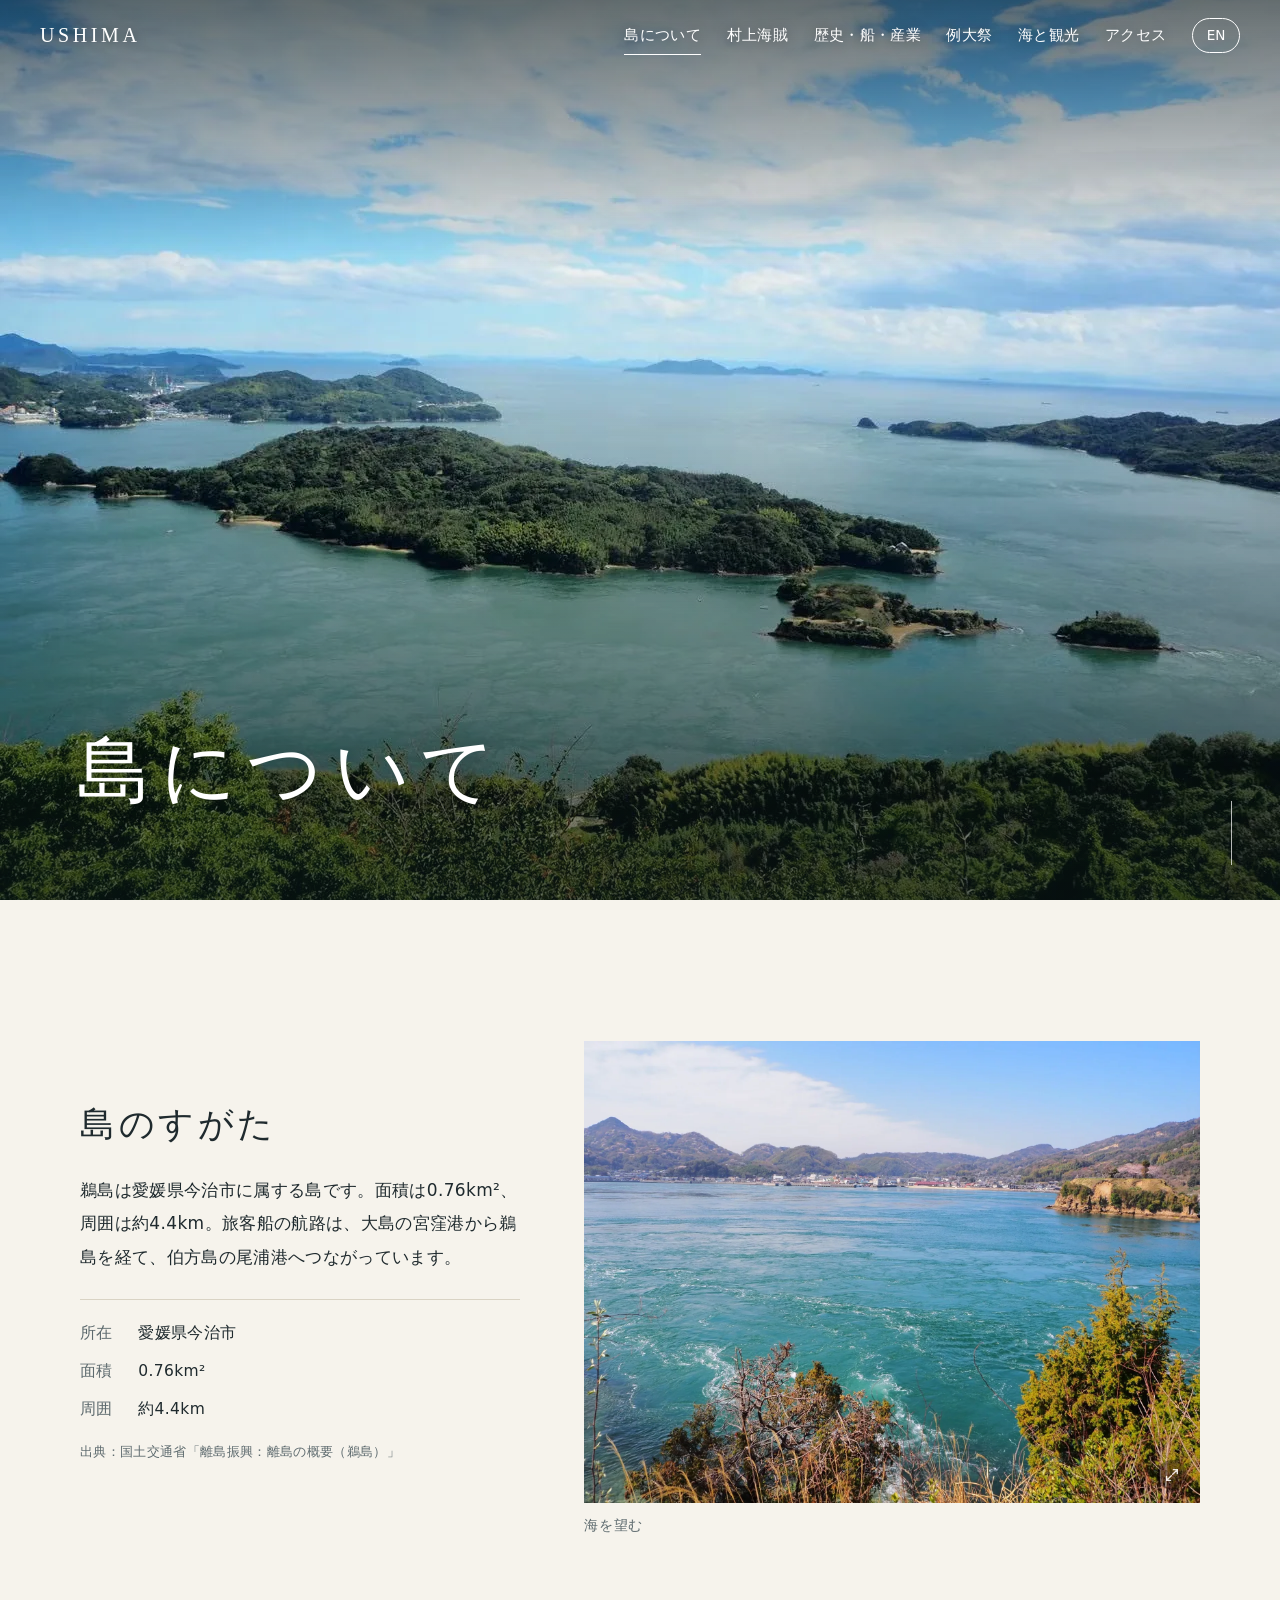
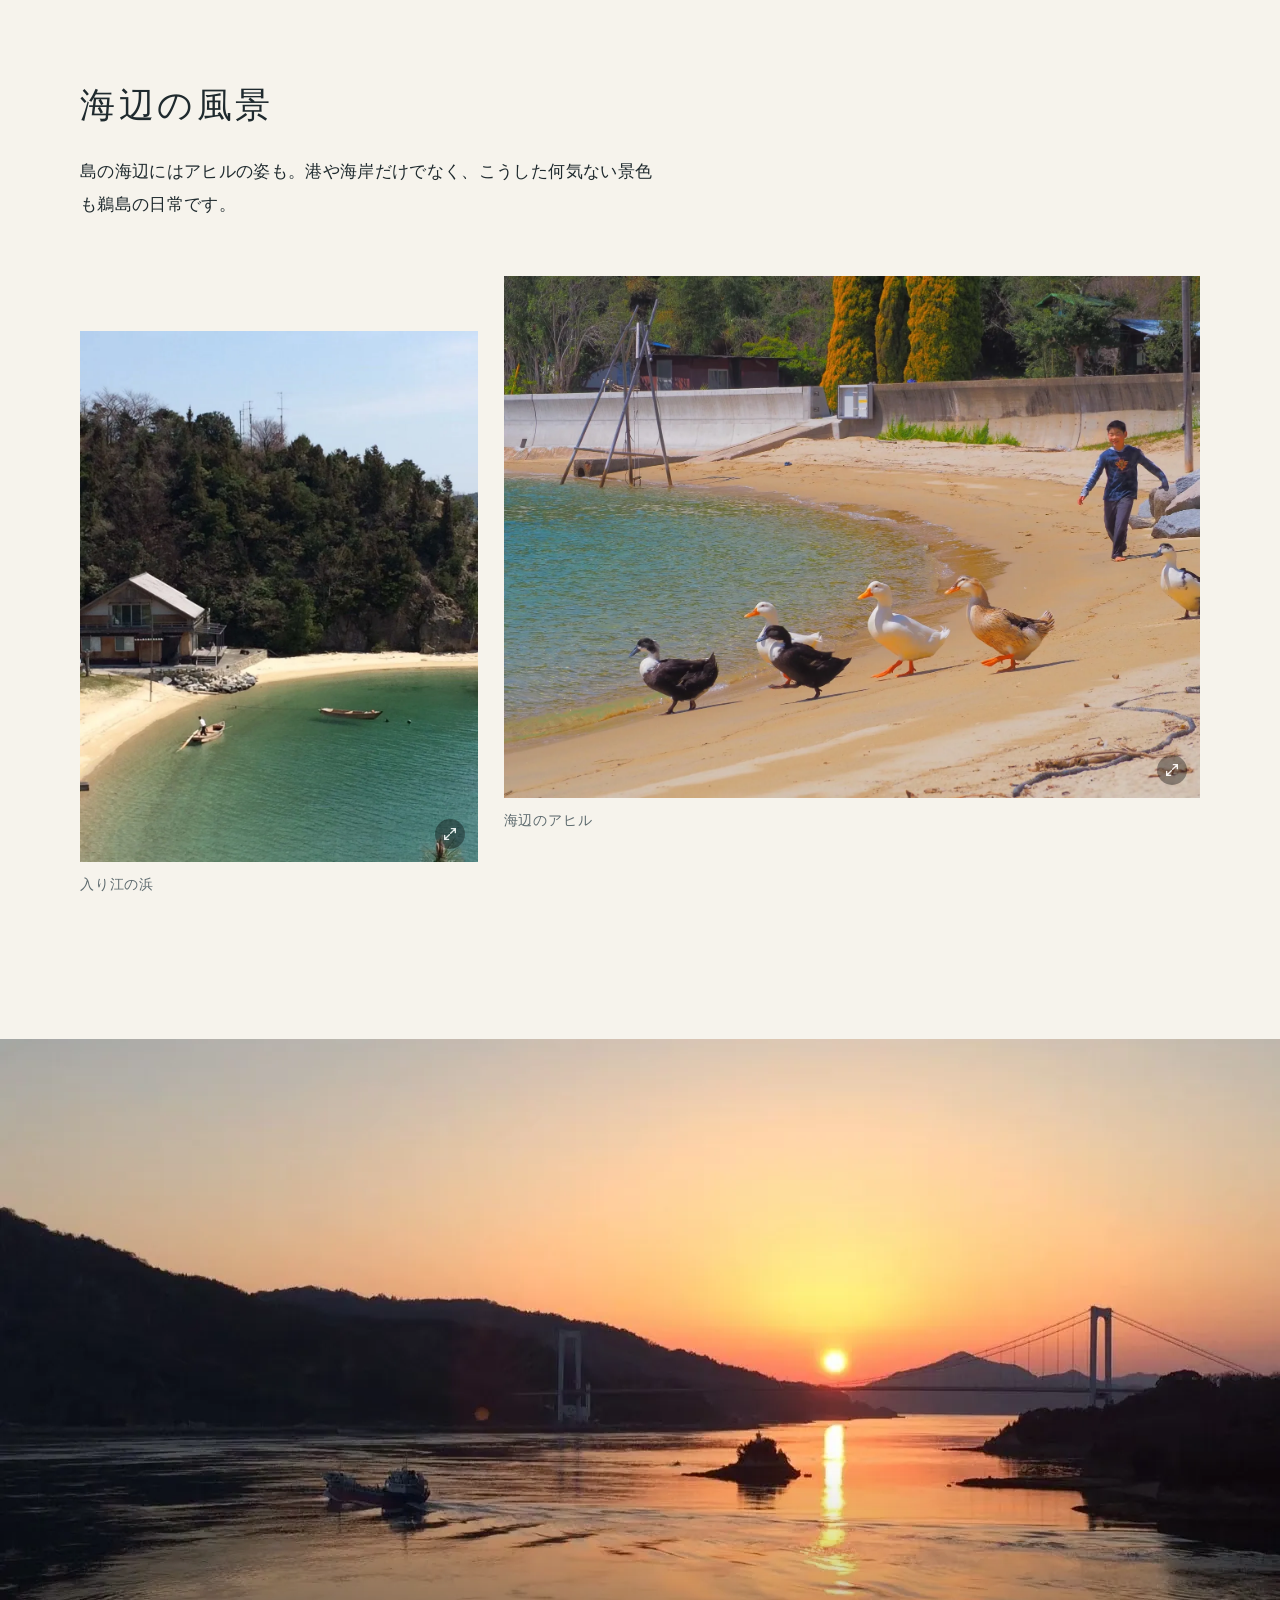
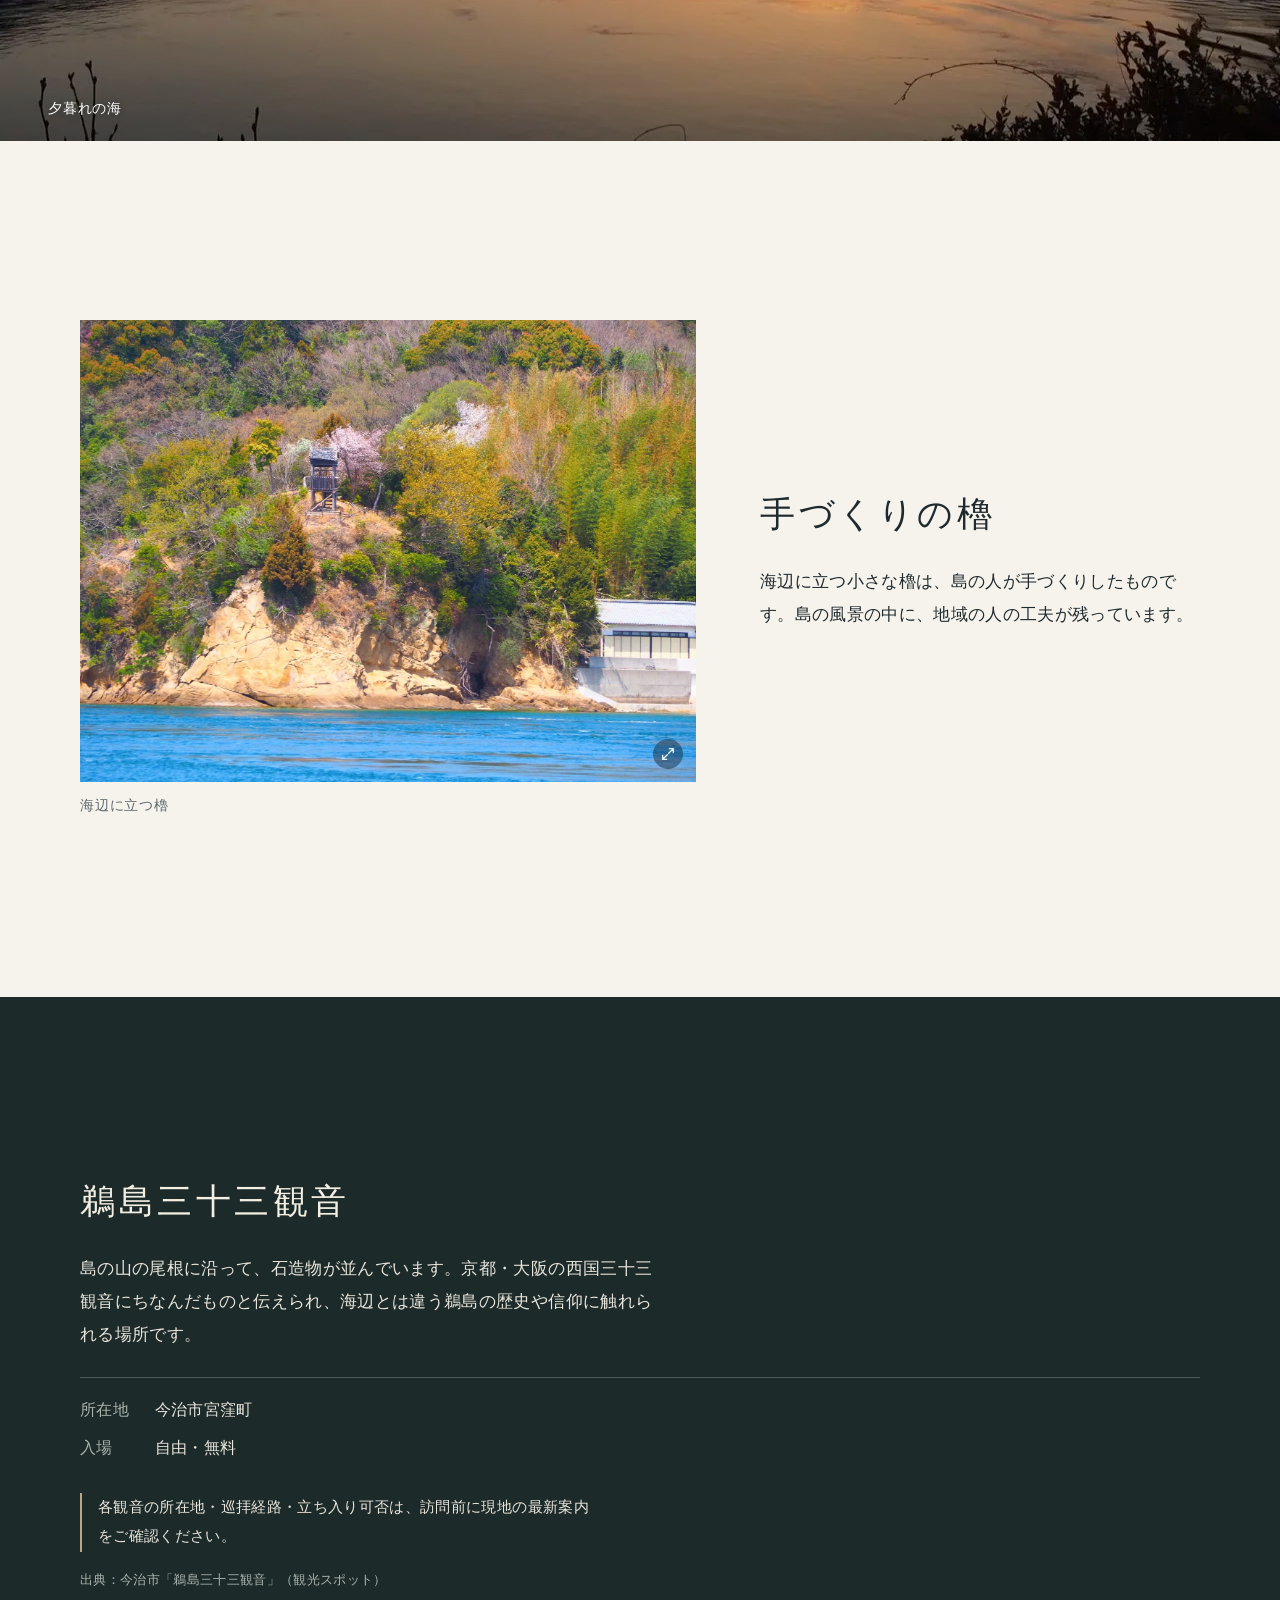
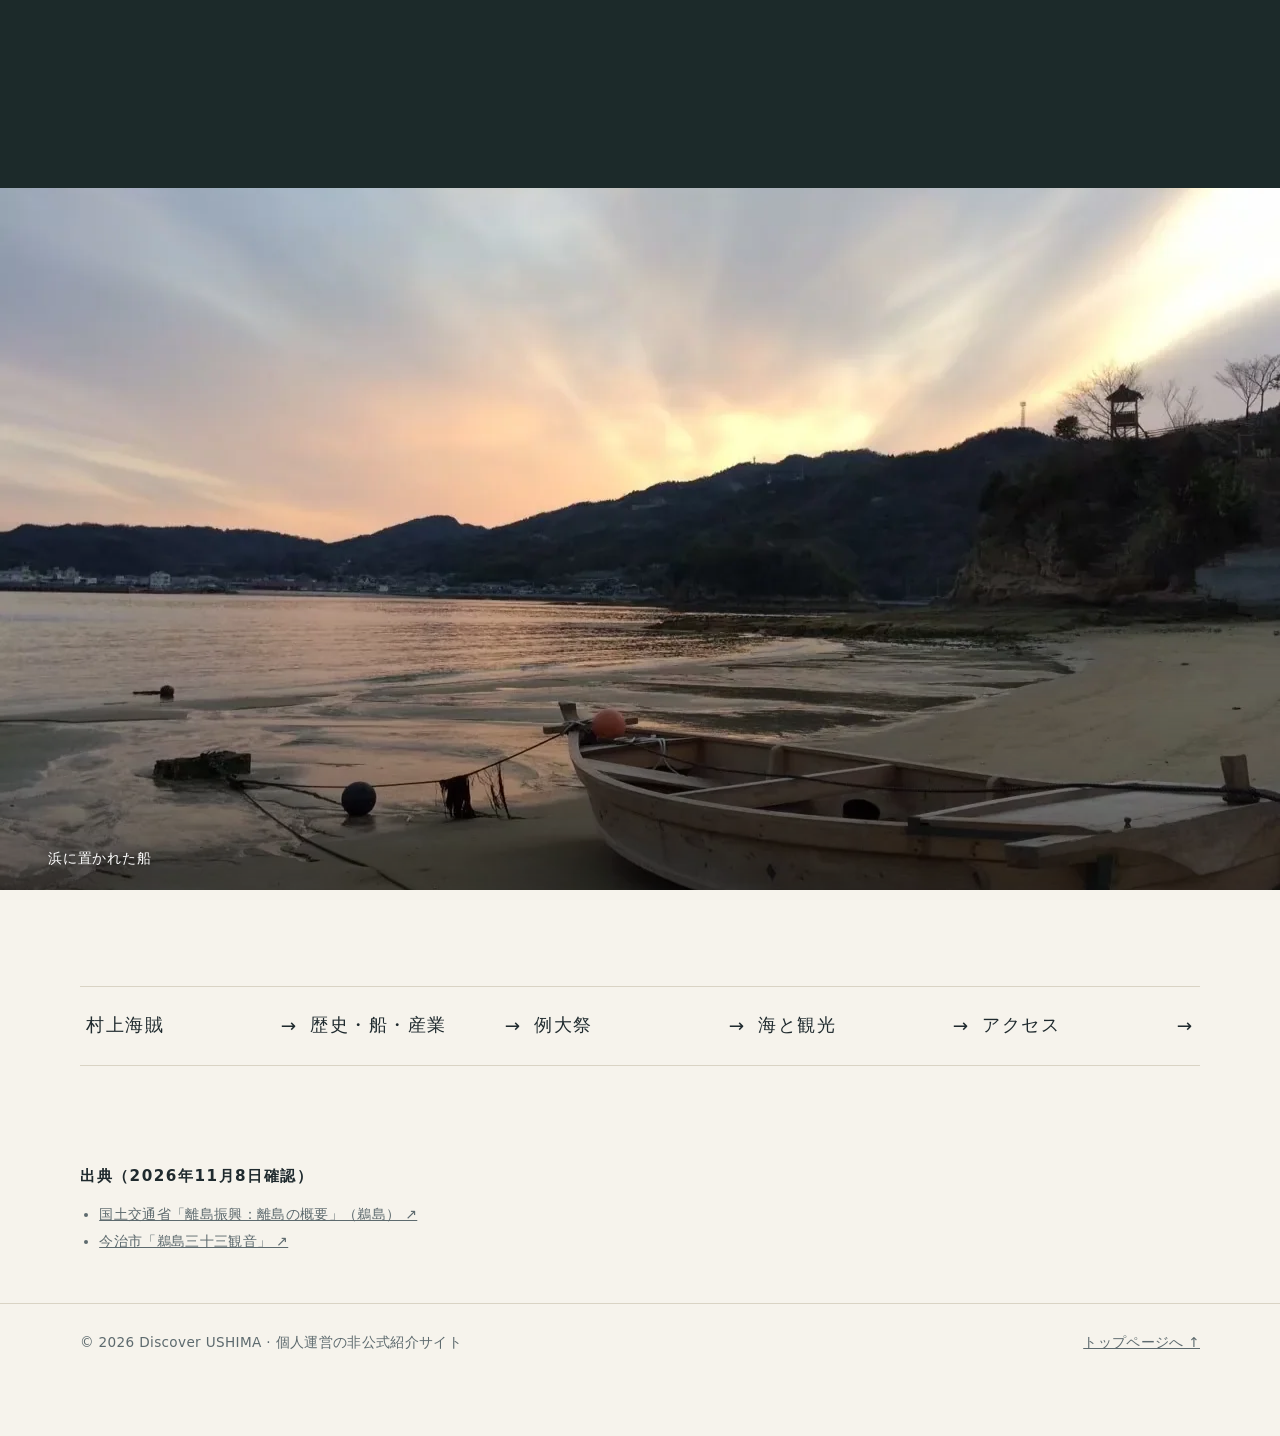
<file: about.html>
<!DOCTYPE html>
<html lang="ja">
<head>
<meta charset="utf-8">
<meta name="viewport" content="width=device-width,initial-scale=1">
<script>document.documentElement.className+=' js';try{if(localStorage.getItem('ushima-lang')==='en'){document.documentElement.lang='en';}}catch(e){}</script>
<title data-ja="島について | Discover USHIMA" data-en="About Ushima | Discover USHIMA">島について | Discover USHIMA</title>
<meta name="description" content="愛媛県今治市・鵜島の海辺の風景、手づくりの櫓、鵜島三十三観音を紹介します。個人運営の非公式サイトです。" data-content-ja="愛媛県今治市・鵜島の海辺の風景、手づくりの櫓、鵜島三十三観音を紹介します。個人運営の非公式サイトです。" data-content-en="Shore scenes, a handmade lookout and the Thirty-three Kannon of Ushima, Imabari City, Ehime. An independently operated, unofficial website.">
<link rel="stylesheet" href="base.css">
</head>
<body>
<a class="skip" href="#main" data-ja="本文へ" data-en="Skip to content">本文へ</a>

<header class="top" id="top">
  <a class="brand" href="index.html">USHIMA</a>
  <button class="menu" id="menu" aria-controls="nav" aria-expanded="false">MENU</button>
  <nav class="nav" id="nav" aria-label="サイト内メニュー" data-aria-ja="サイト内メニュー" data-aria-en="Site menu">
    <a href="about.html" aria-current="page" data-ja="島について" data-en="About">島について</a>
    <a href="murakami.html" data-ja="村上海賊" data-en="Murakami">村上海賊</a>
    <a href="industry.html" data-ja="歴史・船・産業" data-en="Maritime history">歴史・船・産業</a>
    <a href="festival.html" data-ja="例大祭" data-en="Festival">例大祭</a>
    <a href="sea.html" data-ja="海と観光" data-en="Explore">海と観光</a>
    <a href="access.html" data-ja="アクセス" data-en="Access">アクセス</a>
    <button class="lang" id="lang" type="button" aria-label="日本語と英語を切り替え" data-aria-ja="日本語と英語を切り替え" data-aria-en="Switch between Japanese and English">EN</button>
  </nav>
</header>

<nav class="toc" id="toc" aria-label="ページ内の目次" data-aria-ja="ページ内の目次" data-aria-en="On this page">
  <ol>
    <li><a href="#shape"><span data-ja="島のすがた" data-en="The island">島のすがた</span></a></li>
    <li><a href="#shore"><span data-ja="海辺" data-en="Shore">海辺</span></a></li>
    <li><a href="#tower"><span data-ja="櫓" data-en="Lookout">櫓</span></a></li>
    <li><a href="#kannon"><span data-ja="三十三観音" data-en="Kannon">三十三観音</span></a></li>
  </ol>
</nav>

<main id="main">

<section class="hero" aria-label="鵜島の眺め" data-aria-ja="鵜島の眺め" data-aria-en="A view of Ushima">
  <img src="assets/hero.webp" width="1280" height="960" alt="緑の島々が点在する、青い海の眺め" data-alt-ja="緑の島々が点在する、青い海の眺め" data-alt-en="View over green islands scattered in a blue sea" fetchpriority="high">
  <h1 data-ja="島について" data-en="About Ushima">島について</h1>
  <div class="cue" aria-hidden="true"></div>
</section>

<section class="chapter" id="shape" data-toc>
  <div class="wrap cols">
    <div class="text rv">
      <h2 data-ja="島のすがた" data-en="The island">島のすがた</h2>
      <p data-ja="鵜島は愛媛県今治市に属する島です。面積は0.76km²、周囲は約4.4km。旅客船の航路は、大島の宮窪港から鵜島を経て、伯方島の尾浦港へつながっています。" data-en="Ushima belongs to Imabari City, Ehime Prefecture. The island covers 0.76 km² and is about 4.4 km around. A passenger boat route links Miyakubo Port on Oshima, Ushima, and Oura Port on Hakatajima.">鵜島は愛媛県今治市に属する島です。面積は0.76km²、周囲は約4.4km。旅客船の航路は、大島の宮窪港から鵜島を経て、伯方島の尾浦港へつながっています。</p>
      <dl class="facts">
        <dt data-ja="所在" data-en="Location">所在</dt><dd data-ja="愛媛県今治市" data-en="Imabari City, Ehime">愛媛県今治市</dd>
        <dt data-ja="面積" data-en="Area">面積</dt><dd>0.76km²</dd>
        <dt data-ja="周囲" data-en="Coastline">周囲</dt><dd data-ja="約4.4km" data-en="about 4.4 km">約4.4km</dd>
      </dl>
      <p class="src" data-ja="出典：国土交通省「離島振興：離島の概要（鵜島）」" data-en="Source: Ministry of Land, Infrastructure, Transport and Tourism (MLIT), “Outline of Remote Islands: Ushima” (Japanese)">出典：国土交通省「離島振興：離島の概要（鵜島）」</p>
    </div>
    <figure class="rv">
      <button class="zoom" type="button" data-full="assets/sea.webp" data-cap-ja="海を望む" data-cap-en="Looking out over the sea" aria-label="写真を拡大：海を望む">
        <img src="assets/sea.webp" width="1800" height="1350" loading="lazy" decoding="async" alt="対岸の街並みと山並みが見える、青い海" data-alt-ja="対岸の街並みと山並みが見える、青い海" data-alt-en="Blue sea with a town and mountains on the far shore">
      </button>
      <figcaption data-ja="海を望む" data-en="Looking out over the sea">海を望む</figcaption>
    </figure>
  </div>
</section>

<section class="chapter tight" id="shore" data-toc>
  <div class="wrap">
    <div class="text rv">
      <h2 data-ja="海辺の風景" data-en="Along the shore">海辺の風景</h2>
      <p data-ja="島の海辺にはアヒルの姿も。港や海岸だけでなく、こうした何気ない景色も鵜島の日常です。" data-en="Ducks can be seen along the island’s shore. Not only the harbour and the coast, but everyday scenes like this are part of life on Ushima.">島の海辺にはアヒルの姿も。港や海岸だけでなく、こうした何気ない景色も鵜島の日常です。</p>
    </div>
    <div class="pair">
      <figure class="rv">
        <button class="zoom" type="button" data-full="assets/beach.webp" data-cap-ja="入り江の浜" data-cap-en="A small beach" aria-label="写真を拡大：入り江の浜">
          <img src="assets/beach.webp" width="960" height="1280" loading="lazy" decoding="async" alt="木々に囲まれた入り江の浜と、浜辺の建物" data-alt-ja="木々に囲まれた入り江の浜と、浜辺の建物" data-alt-en="A small cove beach surrounded by trees, with a building on the shore">
        </button>
        <figcaption data-ja="入り江の浜" data-en="A small beach">入り江の浜</figcaption>
      </figure>
      <figure class="rv">
        <button class="zoom" type="button" data-full="assets/ducks.webp" data-cap-ja="海辺のアヒル" data-cap-en="Ducks on the beach" aria-label="写真を拡大：海辺のアヒル">
          <img src="assets/ducks.webp" width="1700" height="1275" loading="lazy" decoding="async" alt="砂浜を歩くアヒルたち" data-alt-ja="砂浜を歩くアヒルたち" data-alt-en="Ducks walking along the sandy beach">
        </button>
        <figcaption data-ja="海辺のアヒル" data-en="Ducks on the beach">海辺のアヒル</figcaption>
      </figure>
    </div>
  </div>
</section>

<figure class="band" data-parallax>
  <img src="assets/sunset.webp" width="1280" height="960" loading="lazy" decoding="async" alt="橋のシルエットと船が見える夕暮れの海" data-alt-ja="橋のシルエットと船が見える夕暮れの海" data-alt-en="Dusk sea with the silhouette of a bridge and a boat">
  <figcaption data-ja="夕暮れの海" data-en="Dusk over the sea">夕暮れの海</figcaption>
</figure>

<section class="chapter loose" id="tower" data-toc>
  <div class="wrap cols flip">
    <figure class="rv">
      <button class="zoom" type="button" data-full="assets/tower.webp" data-cap-ja="海辺に立つ櫓" data-cap-en="The lookout on the shore" aria-label="写真を拡大：海辺に立つ櫓">
        <img src="assets/tower.webp" width="1700" height="1275" loading="lazy" decoding="async" alt="岩の上、木々の間に立つ小さな櫓" data-alt-ja="岩の上、木々の間に立つ小さな櫓" data-alt-en="A small lookout standing among trees on a rock">
      </button>
      <figcaption data-ja="海辺に立つ櫓" data-en="The lookout on the shore">海辺に立つ櫓</figcaption>
    </figure>
    <div class="text rv">
      <h2 data-ja="手づくりの櫓" data-en="A handmade lookout">手づくりの櫓</h2>
      <p data-ja="海辺に立つ小さな櫓は、島の人が手づくりしたものです。島の風景の中に、地域の人の工夫が残っています。" data-en="The small lookout on the shore was built by people on the island. It is one of the signs of local ingenuity that remain in the island’s scenery.">海辺に立つ小さな櫓は、島の人が手づくりしたものです。島の風景の中に、地域の人の工夫が残っています。</p>
    </div>
  </div>
</section>

<section class="chapter deep loose" id="kannon" data-toc data-dark>
  <div class="wrap">
    <div class="text rv">
      <h2 data-ja="鵜島三十三観音" data-en="Ushima Thirty-three Kannon">鵜島三十三観音</h2>
      <p data-ja="島の山の尾根に沿って、石造物が並んでいます。京都・大阪の西国三十三観音にちなんだものと伝えられ、海辺とは違う鵜島の歴史や信仰に触れられる場所です。" data-en="Stone objects stand in a line along the island’s ridge. They are said to be modelled on the Saigoku Thirty-three Kannon pilgrimage of Kyoto and Osaka, and offer a glimpse of Ushima’s history and faith that is quite different from the shore.">島の山の尾根に沿って、石造物が並んでいます。京都・大阪の西国三十三観音にちなんだものと伝えられ、海辺とは違う鵜島の歴史や信仰に触れられる場所です。</p>
      <dl class="facts">
        <dt data-ja="所在地" data-en="Location">所在地</dt><dd data-ja="今治市宮窪町" data-en="Miyakubo-cho, Imabari City">今治市宮窪町</dd>
        <dt data-ja="入場" data-en="Admission">入場</dt><dd data-ja="自由・無料" data-en="Free, open access">自由・無料</dd>
      </dl>
      <p class="note" data-ja="各観音の所在地・巡拝経路・立ち入り可否は、訪問前に現地の最新案内をご確認ください。" data-en="Please check the latest local information before visiting, including the position of each statue, the pilgrimage route, and whether access is allowed.">各観音の所在地・巡拝経路・立ち入り可否は、訪問前に現地の最新案内をご確認ください。</p>
      <p class="src" data-ja="出典：今治市「鵜島三十三観音」（観光スポット）" data-en="Source: Imabari City, “Ushima Thirty-three Kannon” (tourist spot page, Japanese)">出典：今治市「鵜島三十三観音」（観光スポット）</p>
    </div>
  </div>
</section>

<figure class="band" data-parallax>
  <img src="assets/islandlife_new.webp" width="1280" height="960" loading="lazy" decoding="async" alt="夕空の下、砂浜に引き上げられた小さな船" data-alt-ja="夕空の下、砂浜に引き上げられた小さな船" data-alt-en="A small boat pulled up on the beach under an evening sky">
  <figcaption data-ja="浜に置かれた船" data-en="A boat left on the beach">浜に置かれた船</figcaption>
</figure>

<section class="next">
  <div class="wrap">
    <ul>
      <li><a href="murakami.html" data-ja="村上海賊" data-en="Murakami">村上海賊</a></li>
      <li><a href="industry.html" data-ja="歴史・船・産業" data-en="Maritime history">歴史・船・産業</a></li>
      <li><a href="festival.html" data-ja="例大祭" data-en="Festival">例大祭</a></li>
      <li><a href="sea.html" data-ja="海と観光" data-en="Explore">海と観光</a></li>
      <li><a href="access.html" data-ja="アクセス" data-en="Access">アクセス</a></li>
    </ul>
  </div>
</section>

<section class="sources">
  <div class="wrap">
    <h2 data-ja="出典（2026年11月8日確認）" data-en="Sources (checked 8 November 2026)">出典（2026年11月8日確認）</h2>
    <ul>
      <li><a href="https://www.mlit.go.jp/kokudoseisaku/chirit/kokudoseisaku_chirit_tk_000144.html" target="_blank" rel="noopener noreferrer" data-ja="国土交通省「離島振興：離島の概要」（鵜島） ↗" data-en="MLIT, Outline of Remote Islands: Ushima ↗">国土交通省「離島振興：離島の概要」（鵜島） ↗</a></li>
      <li><a href="https://www.city.imabari.ehime.jp/kanko/spot/?a=194" target="_blank" rel="noopener noreferrer" data-ja="今治市「鵜島三十三観音」 ↗" data-en="Imabari City, Ushima Thirty-three Kannon ↗">今治市「鵜島三十三観音」 ↗</a></li>
    </ul>
  </div>
</section>

</main>

<footer>
  <div class="wrap">
    <span>© 2026 Discover USHIMA · <span data-ja="個人運営の非公式紹介サイト" data-en="Independently operated, unofficial website">個人運営の非公式紹介サイト</span></span>
    <a href="index.html" data-ja="トップページへ ↑" data-en="Back to top ↑">トップページへ ↑</a>
  </div>
</footer>

<dialog id="lb" aria-label="拡大写真" data-aria-ja="拡大写真" data-aria-en="Enlarged photo">
  <div class="lb">
    <button type="button" class="lbclose" id="lbclose" data-ja="閉じる" data-en="Close">閉じる</button>
    <button type="button" class="lbprev" id="lbprev" aria-label="前の写真" data-aria-ja="前の写真" data-aria-en="Previous photo">←</button>
    <button type="button" class="lbnext" id="lbnext" aria-label="次の写真" data-aria-ja="次の写真" data-aria-en="Next photo">→</button>
    <img id="lbimg" alt="">
    <p id="lbcap"></p>
  </div>
</dialog>

<script src="base.js"></script>
</body>
</html>
</file>
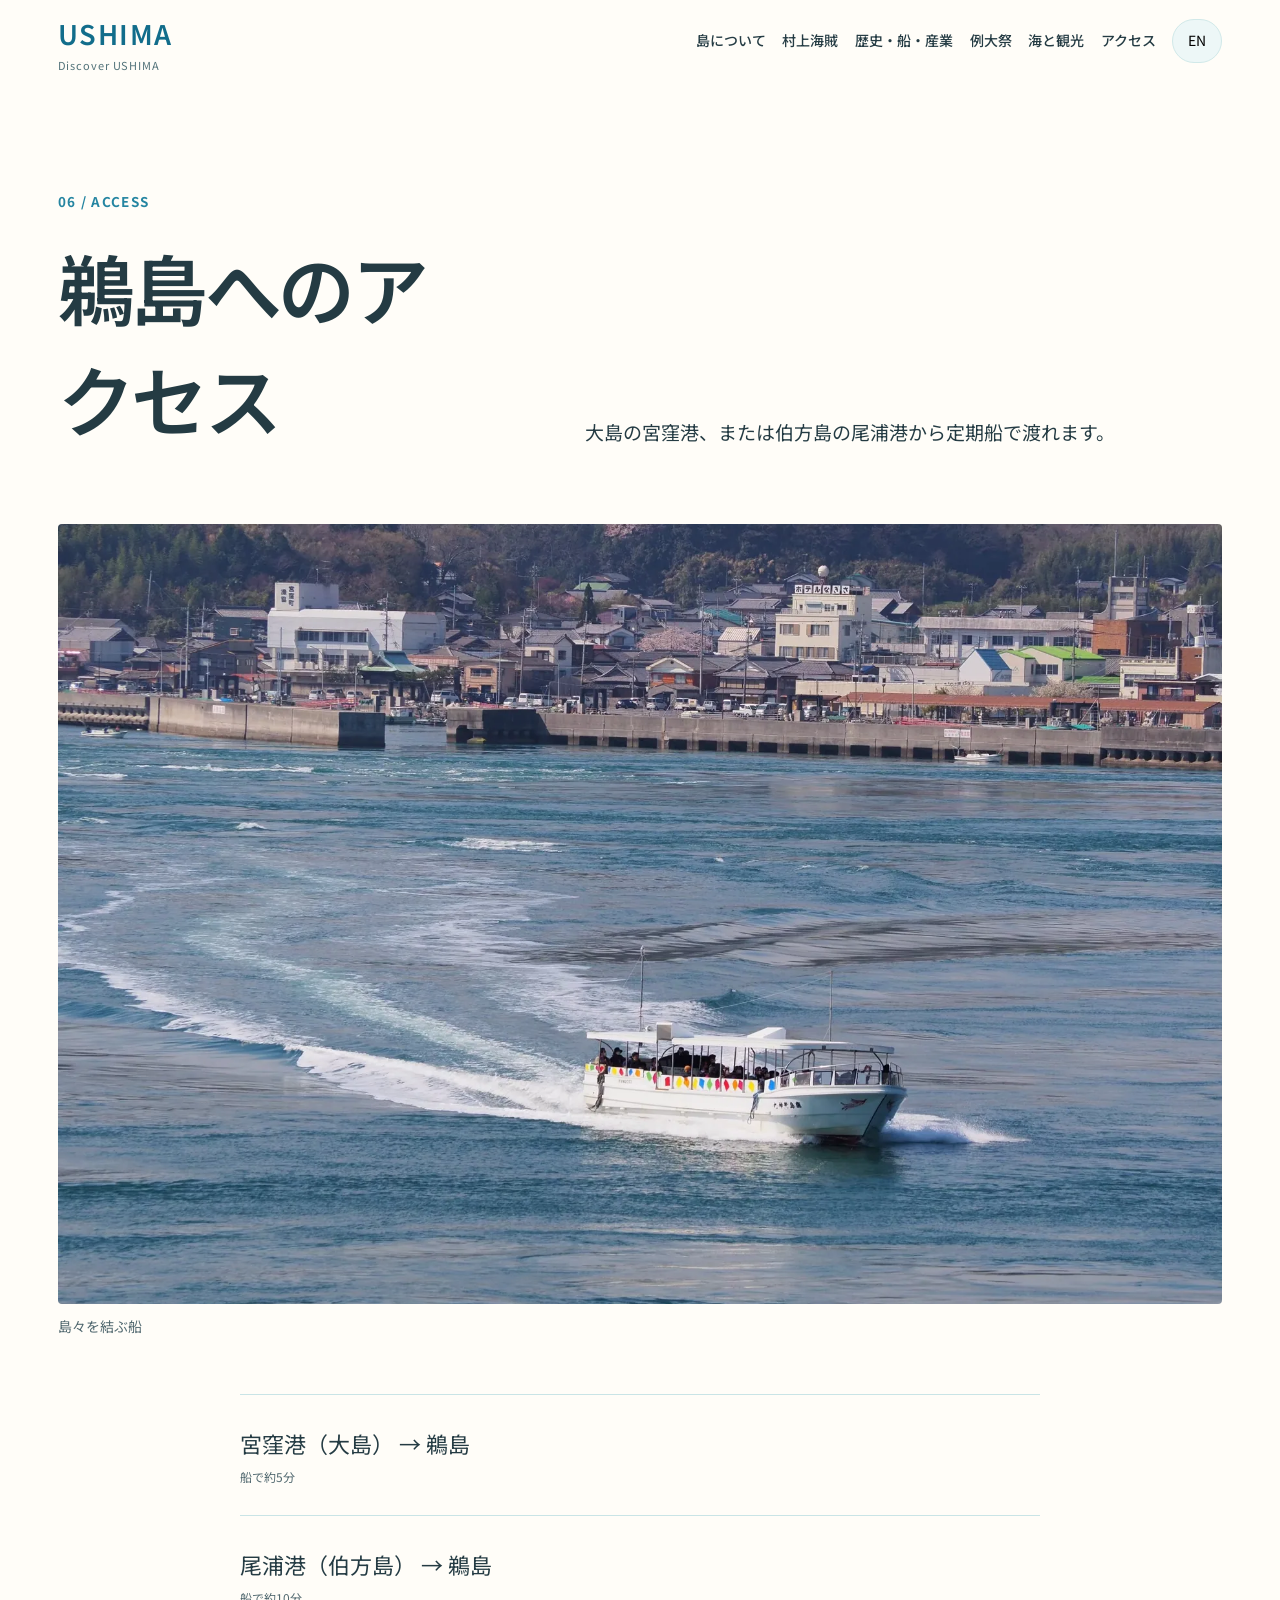
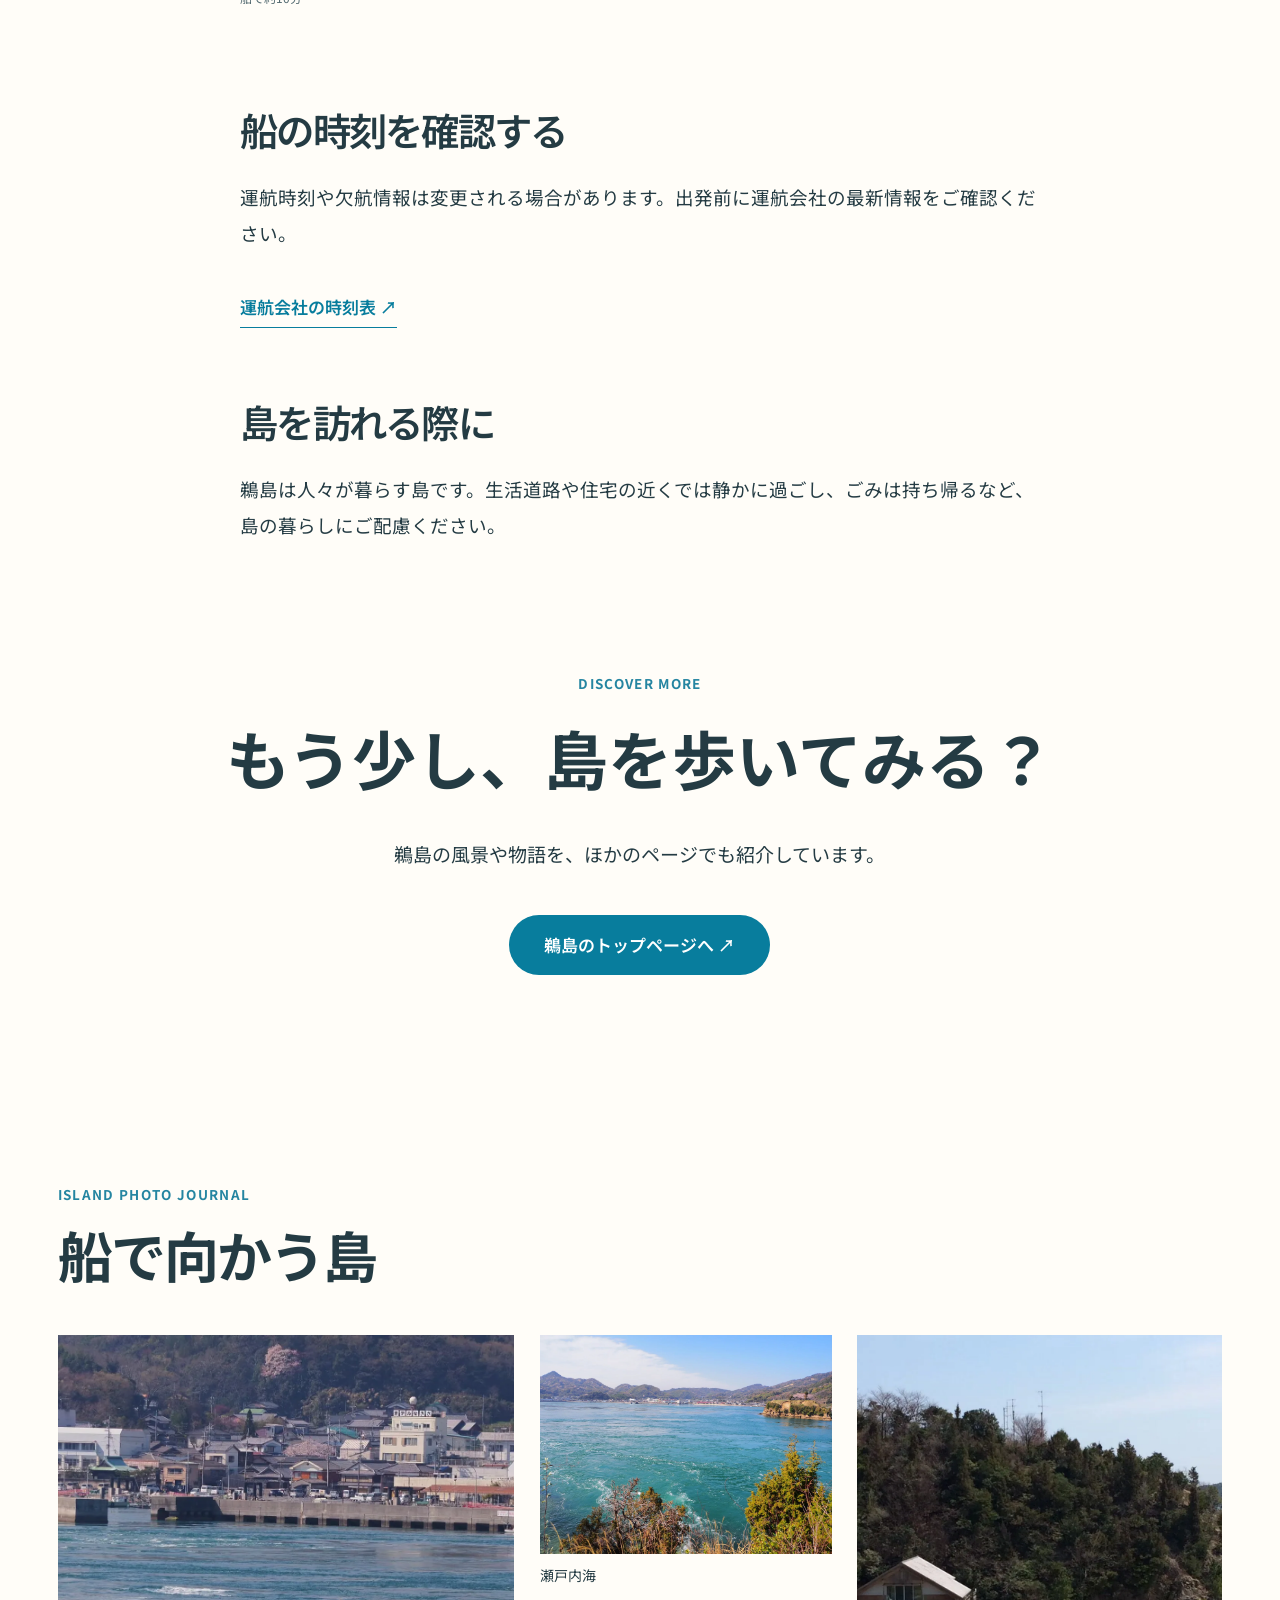
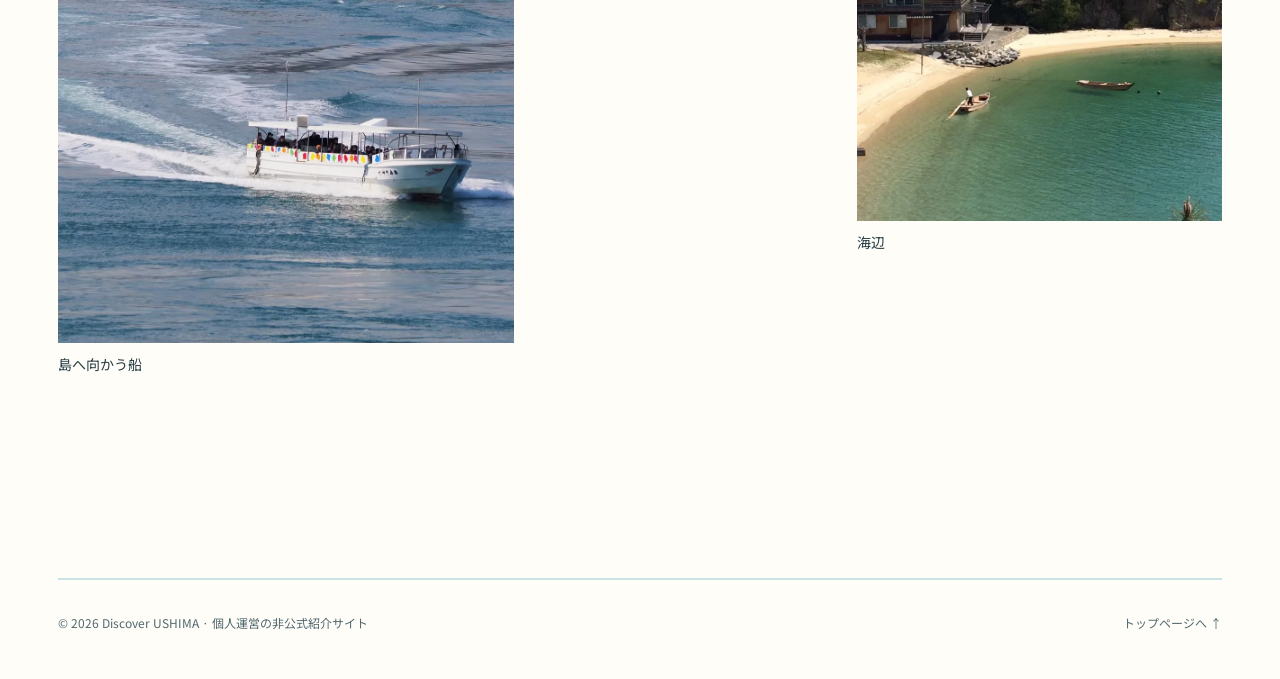
<file: access.html>
<!DOCTYPE html>

<html lang="ja"><head><meta charset="utf-8"/><meta content="width=device-width,initial-scale=1" name="viewport"/><meta content="愛媛県今治市・鵜島の歴史、船、例大祭、暮らし、観光とアクセスを紹介する個人運営サイト" name="description"/><title>Discover USHIMA</title><link href="style.css" rel="stylesheet"/></head><body><header class="sitehead shell"><a class="brand" href="index.html">USHIMA<small>Discover USHIMA</small></a><button aria-controls="nav" aria-expanded="false" class="menu" id="menu">MENU</button><nav class="nav" id="nav"><a href="about.html"><span data-en="About" data-ja="島について">島について</span></a><a href="murakami.html"><span data-en="Murakami" data-ja="村上海賊">村上海賊</span></a><a href="industry.html"><span data-en="Maritime history" data-ja="歴史・船・産業">歴史・船・産業</span></a><a href="festival.html"><span data-en="Festival" data-ja="例大祭">例大祭</span></a><a href="sea.html"><span data-en="Explore" data-ja="海と観光">海と観光</span></a><a href="access.html"><span data-en="Access" data-ja="アクセス">アクセス</span></a><button aria-label="Switch Japanese and English" class="lang" id="lang" title="一部の見出し・説明文の言語切替（全ページ翻訳ではありません）">EN</button></nav></header><main class="editorial-page page-access"><div class="pageintro shell"><div><span class="eyebrow">06 / ACCESS</span><h1><span data-en="Getting to Ushima" data-ja="鵜島へのアクセス">鵜島へのアクセス</span></h1></div><p><span data-en="Regular boats connect Ushima with Miyakubo Port on Oshima and Oura Port on Hakatajima." data-ja="大島の宮窪港、または伯方島の尾浦港から定期船で渡れます。">大島の宮窪港、または伯方島の尾浦港から定期船で渡れます。</span></p></div><section class="shell"><figure class="page-photo"><img alt="海を進む船" decoding="async" loading="lazy" sizes="(max-width: 700px) 94vw, 48vw" src="assets/ferry.webp"/><figcaption><span data-en="A boat crossing the water" data-ja="島々を結ぶ船">島々を結ぶ船</span></figcaption></figure><div class="prose"><div class="ferry"><span data-en="Miyakubo Port (Oshima) → Ushima" data-ja="宮窪港（大島） → 鵜島">宮窪港（大島） → 鵜島</span><small><span data-en="About 5 minutes by boat" data-ja="船で約5分">船で約5分</span></small></div><div class="ferry"><span data-en="Oura Port (Hakatajima) → Ushima" data-ja="尾浦港（伯方島） → 鵜島">尾浦港（伯方島） → 鵜島</span><small><span data-en="About 10 minutes by boat" data-ja="船で約10分">船で約10分</span></small></div><h2><span data-en="Check the boat timetable" data-ja="船の時刻を確認する">船の時刻を確認する</span></h2><p><span data-en="Timetables and services may change. Check the operator’s latest information before departure." data-ja="運航時刻や欠航情報は変更される場合があります。出発前に運航会社の最新情報をご確認ください。">運航時刻や欠航情報は変更される場合があります。出発前に運航会社の最新情報をご確認ください。</span></p><a class="textlink" href="https://r.goope.jp/sea7/free/shin_jikokuhyoujikokuhyou" rel="noopener noreferrer" target="_blank"><span data-en="Boat timetable ↗" data-ja="運航会社の時刻表 ↗">運航会社の時刻表 ↗</span></a><h2><span data-en="When visiting" data-ja="島を訪れる際に">島を訪れる際に</span></h2><p><span data-en="Ushima is a residential island. Please be considerate near homes and paths, and take your rubbish with you." data-ja="鵜島は人々が暮らす島です。生活道路や住宅の近くでは静かに過ごし、ごみは持ち帰るなど、島の暮らしにご配慮ください。">鵜島は人々が暮らす島です。生活道路や住宅の近くでは静かに過ごし、ごみは持ち帰るなど、島の暮らしにご配慮ください。</span></p></div></section><section class="magazine-end shell"><span class="eyebrow">DISCOVER MORE</span><h2>もう少し、島を歩いてみる？</h2><p>鵜島の風景や物語を、ほかのページでも紹介しています。</p><a href="index.html">鵜島のトップページへ ↗</a></section><section aria-label="鵜島のフォトストーリー" class="photo-journal shell"><div class="photo-journal-heading"><span class="eyebrow">ISLAND PHOTO JOURNAL</span><h2>船で向かう島</h2></div><div class="photo-journal-grid"><figure class="journal-item journal-item-1"><img alt="島へ向かう船" decoding="async" loading="lazy" sizes="(max-width: 700px) 94vw, 48vw" src="assets/ferry.webp"/><figcaption>島へ向かう船</figcaption></figure><figure class="journal-item journal-item-2"><img alt="瀬戸内海" decoding="async" loading="lazy" sizes="(max-width: 700px) 94vw, 48vw" src="assets/sea.webp"/><figcaption>瀬戸内海</figcaption></figure><figure class="journal-item journal-item-3"><img alt="海辺" decoding="async" loading="lazy" sizes="(max-width: 700px) 94vw, 48vw" src="assets/beach.webp"/><figcaption>海辺</figcaption></figure></div></section></main><footer class="foot shell"><span>© 2026 Discover USHIMA · <span data-en="Independently operated, unofficial website" data-ja="個人運営の非公式紹介サイト">個人運営の非公式紹介サイト</span></span><a href="index.html"><span data-en="Back to top ↑" data-ja="トップページへ ↑">トップページへ ↑</span></a></footer><script src="script.js"></script></body></html>
</file>
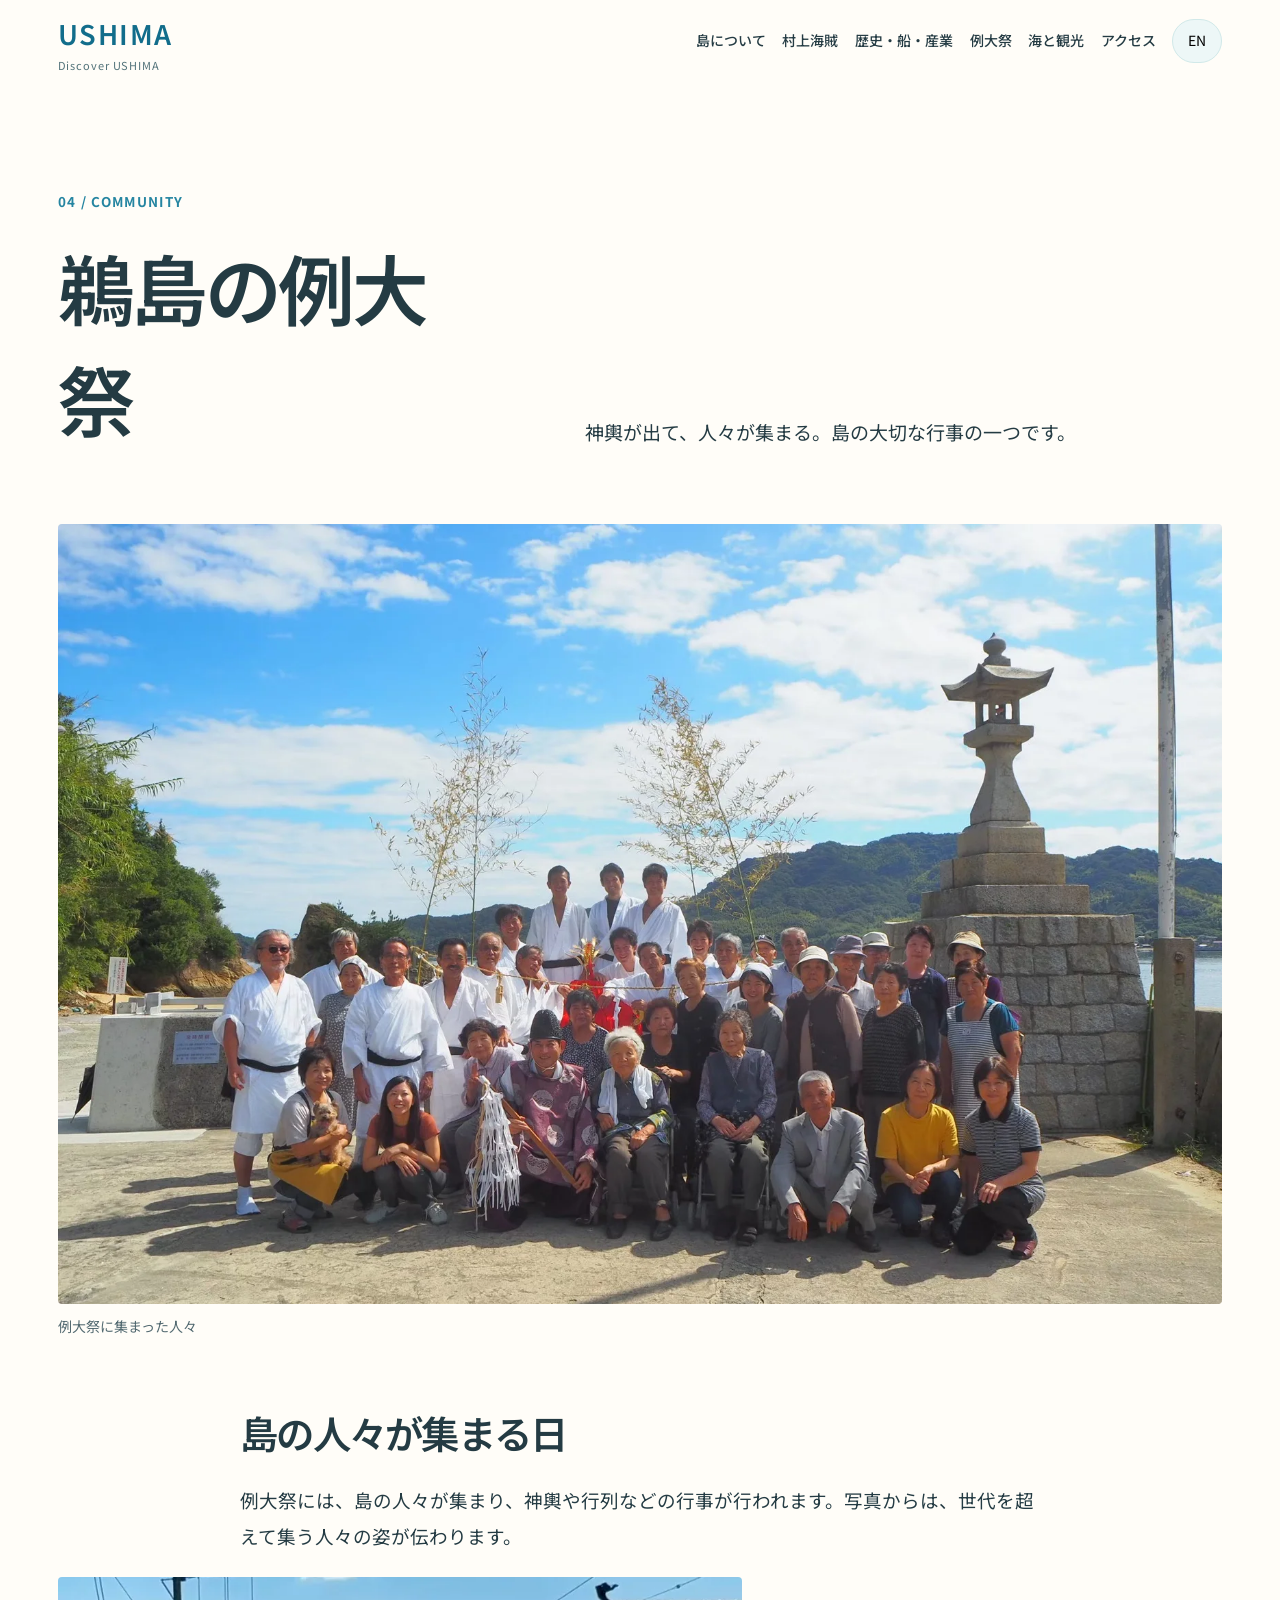
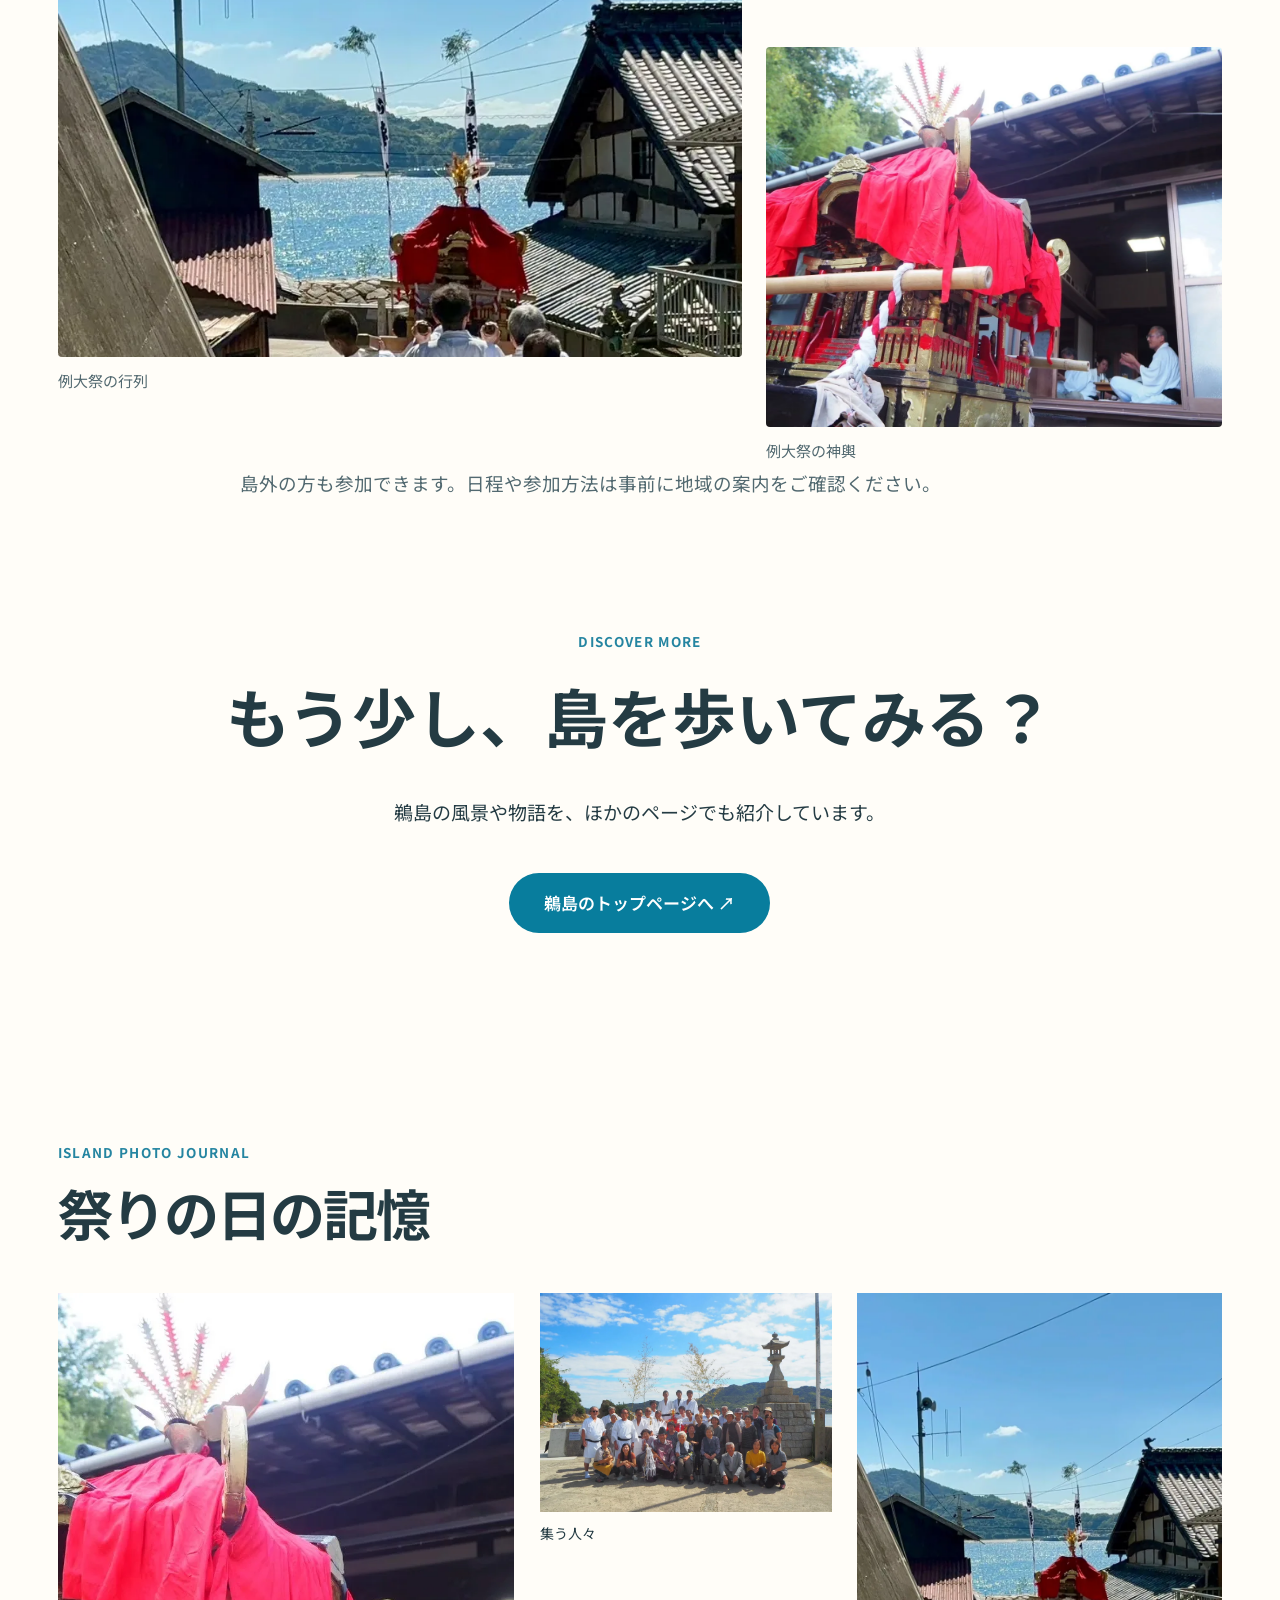
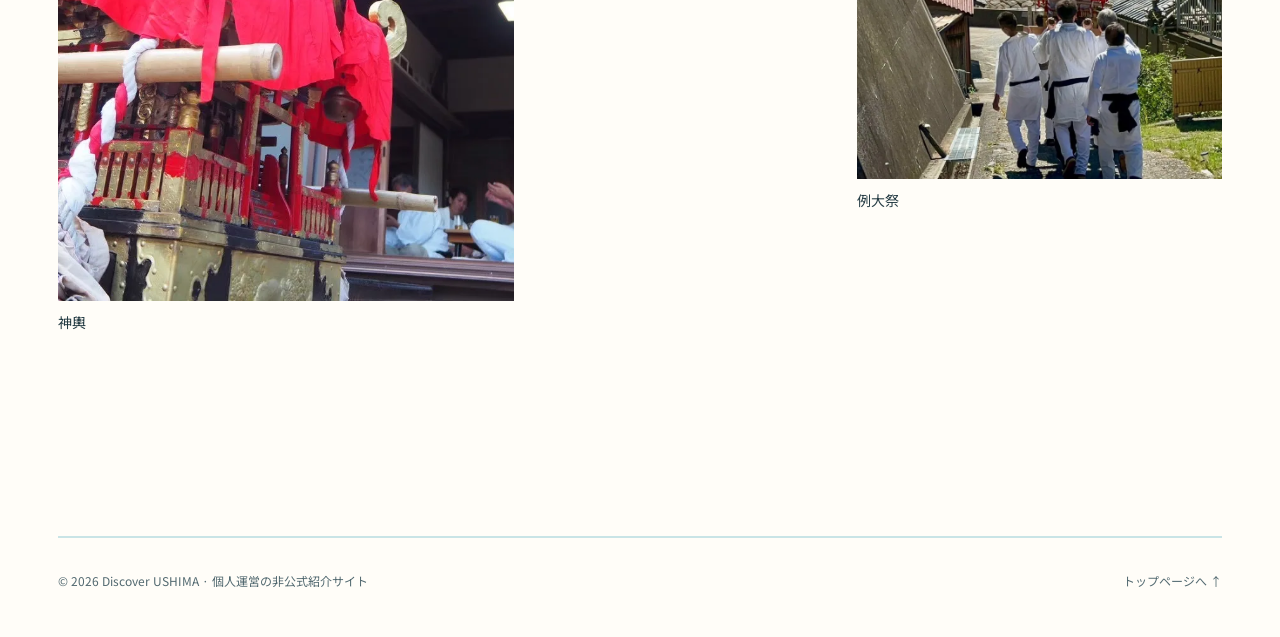
<file: festival.html>
<!DOCTYPE html>

<html lang="ja"><head><meta charset="utf-8"/><meta content="width=device-width,initial-scale=1" name="viewport"/><meta content="愛媛県今治市・鵜島の歴史、船、例大祭、暮らし、観光とアクセスを紹介する個人運営サイト" name="description"/><title>Discover USHIMA</title><link href="style.css" rel="stylesheet"/></head><body><header class="sitehead shell"><a class="brand" href="index.html">USHIMA<small>Discover USHIMA</small></a><button aria-controls="nav" aria-expanded="false" class="menu" id="menu">MENU</button><nav class="nav" id="nav"><a href="about.html"><span data-en="About" data-ja="島について">島について</span></a><a href="murakami.html"><span data-en="Murakami" data-ja="村上海賊">村上海賊</span></a><a href="industry.html"><span data-en="Maritime history" data-ja="歴史・船・産業">歴史・船・産業</span></a><a href="festival.html"><span data-en="Festival" data-ja="例大祭">例大祭</span></a><a href="sea.html"><span data-en="Explore" data-ja="海と観光">海と観光</span></a><a href="access.html"><span data-en="Access" data-ja="アクセス">アクセス</span></a><button aria-label="Switch Japanese and English" class="lang" id="lang" title="一部の見出し・説明文の言語切替（全ページ翻訳ではありません）">EN</button></nav></header><main class="editorial-page page-festival"><div class="pageintro shell"><div><span class="eyebrow">04 / COMMUNITY</span><h1><span data-en="Ushima annual festival" data-ja="鵜島の例大祭">鵜島の例大祭</span></h1></div><p><span data-en="An annual occasion when the community comes together." data-ja="神輿が出て、人々が集まる。島の大切な行事の一つです。">神輿が出て、人々が集まる。島の大切な行事の一つです。</span></p></div><section class="shell"><figure class="page-photo"><img alt="例大祭の集合写真" decoding="async" loading="lazy" sizes="(max-width: 700px) 94vw, 48vw" src="assets/festival_group.webp"/><figcaption><span data-en="People gathered for the annual festival" data-ja="例大祭に集まった人々">例大祭に集まった人々</span></figcaption></figure><div class="prose"><h2><span data-en="A day to gather" data-ja="島の人々が集まる日">島の人々が集まる日</span></h2><p><span data-en="The annual shrine festival brings people together, with a portable shrine and procession." data-ja="例大祭には、島の人々が集まり、神輿や行列などの行事が行われます。写真からは、世代を超えて集う人々の姿が伝わります。">例大祭には、島の人々が集まり、神輿や行列などの行事が行われます。写真からは、世代を超えて集う人々の姿が伝わります。</span></p></div><div class="two-photos"><figure class="photo"><img alt="例大祭の行列" decoding="async" loading="lazy" sizes="(max-width: 700px) 94vw, 48vw" src="assets/festival.webp"/><figcaption><span data-en="Festival procession" data-ja="例大祭の行列">例大祭の行列</span></figcaption></figure><figure class="photo"><img alt="例大祭の神輿" decoding="async" loading="lazy" sizes="(max-width: 700px) 94vw, 48vw" src="assets/festival_mikoshi.webp"/><figcaption><span data-en="Festival mikoshi" data-ja="例大祭の神輿">例大祭の神輿</span></figcaption></figure></div><div class="prose"><p class="smallnote"><span data-en="Visitors from outside the island can also participate. Check locally for dates and arrangements." data-ja="島外の方も参加できます。日程や参加方法は事前に地域の案内をご確認ください。">島外の方も参加できます。日程や参加方法は事前に地域の案内をご確認ください。</span></p></div></section><section class="magazine-end shell"><span class="eyebrow">DISCOVER MORE</span><h2>もう少し、島を歩いてみる？</h2><p>鵜島の風景や物語を、ほかのページでも紹介しています。</p><a href="index.html">鵜島のトップページへ ↗</a></section><section aria-label="鵜島のフォトストーリー" class="photo-journal shell"><div class="photo-journal-heading"><span class="eyebrow">ISLAND PHOTO JOURNAL</span><h2>祭りの日の記憶</h2></div><div class="photo-journal-grid"><figure class="journal-item journal-item-1"><img alt="神輿" decoding="async" loading="lazy" sizes="(max-width: 700px) 94vw, 48vw" src="assets/festival_mikoshi.webp"/><figcaption>神輿</figcaption></figure><figure class="journal-item journal-item-2"><img alt="集う人々" decoding="async" loading="lazy" sizes="(max-width: 700px) 94vw, 48vw" src="assets/festival_group.webp"/><figcaption>集う人々</figcaption></figure><figure class="journal-item journal-item-3"><img alt="例大祭" decoding="async" loading="lazy" sizes="(max-width: 700px) 94vw, 48vw" src="assets/festival.webp"/><figcaption>例大祭</figcaption></figure></div></section></main><footer class="foot shell"><span>© 2026 Discover USHIMA · <span data-en="Independently operated, unofficial website" data-ja="個人運営の非公式紹介サイト">個人運営の非公式紹介サイト</span></span><a href="index.html"><span data-en="Back to top ↑" data-ja="トップページへ ↑">トップページへ ↑</span></a></footer><script src="script.js"></script></body></html>
</file>
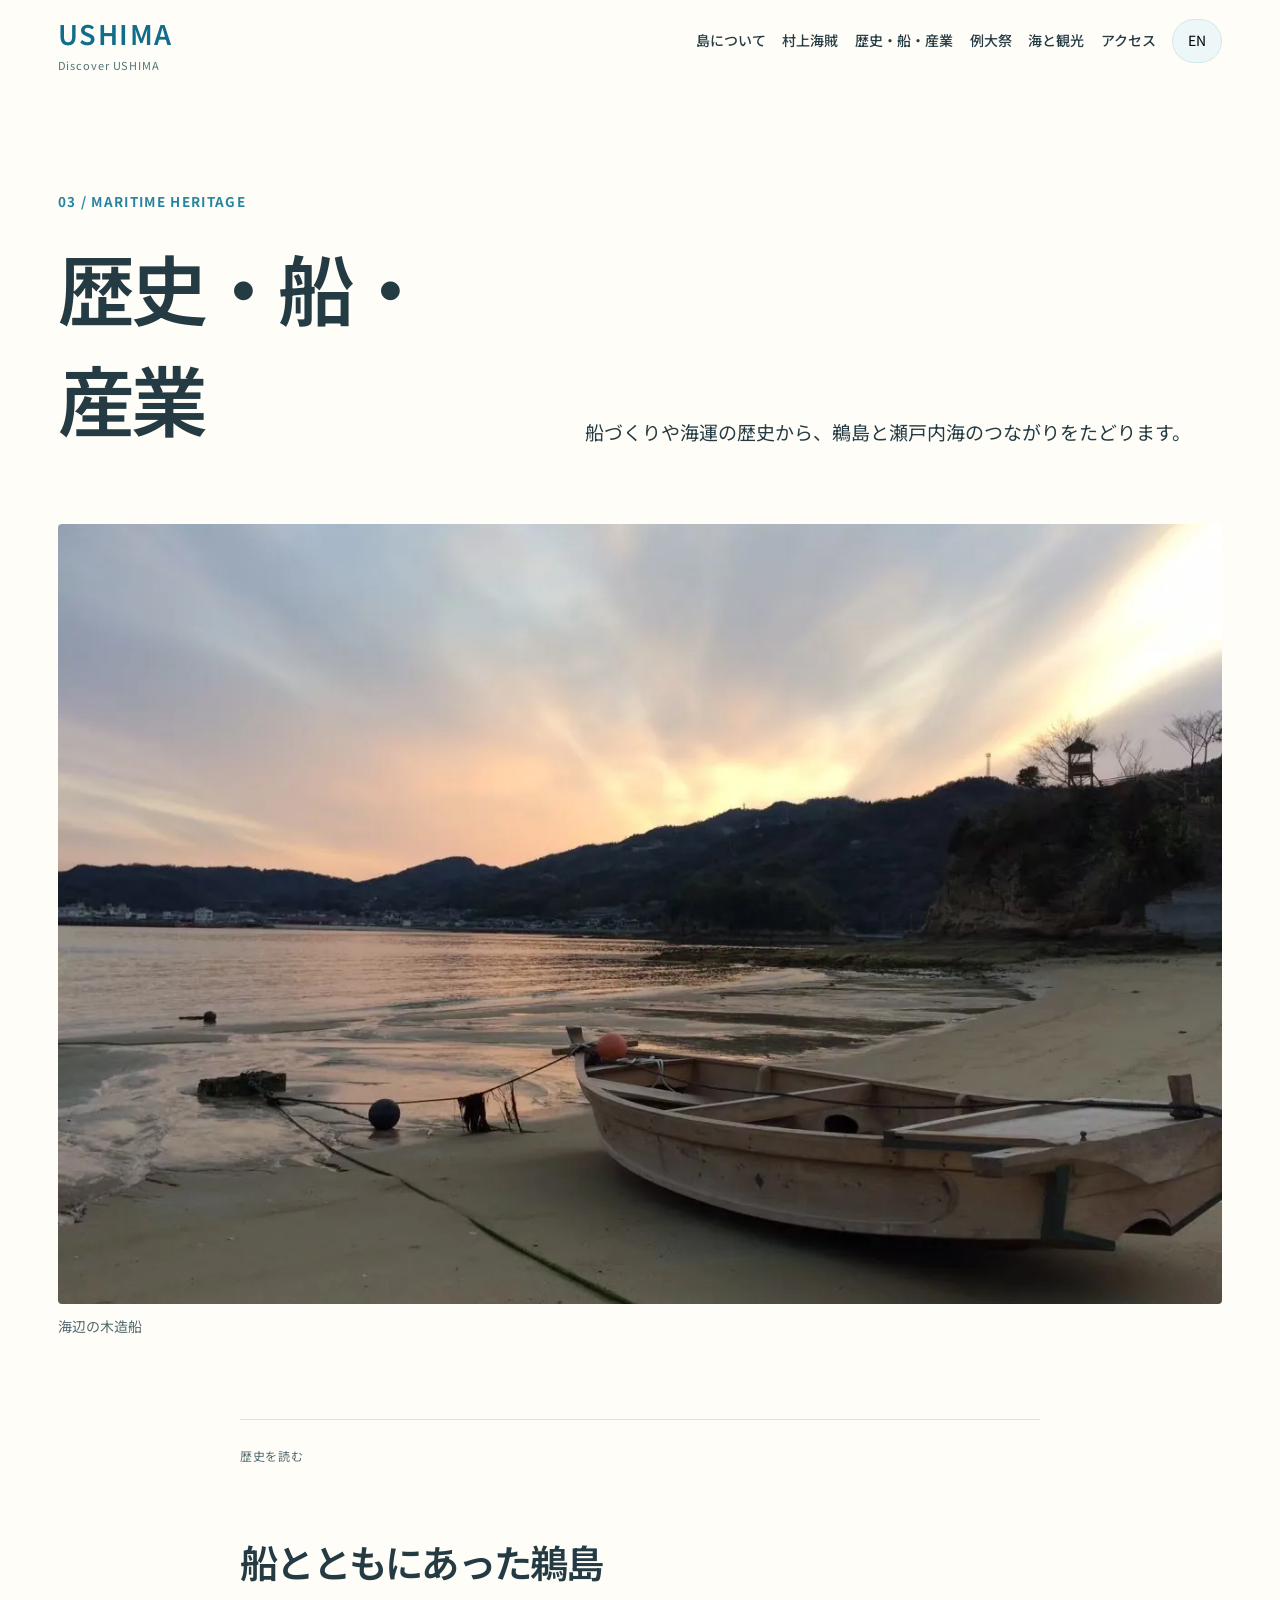
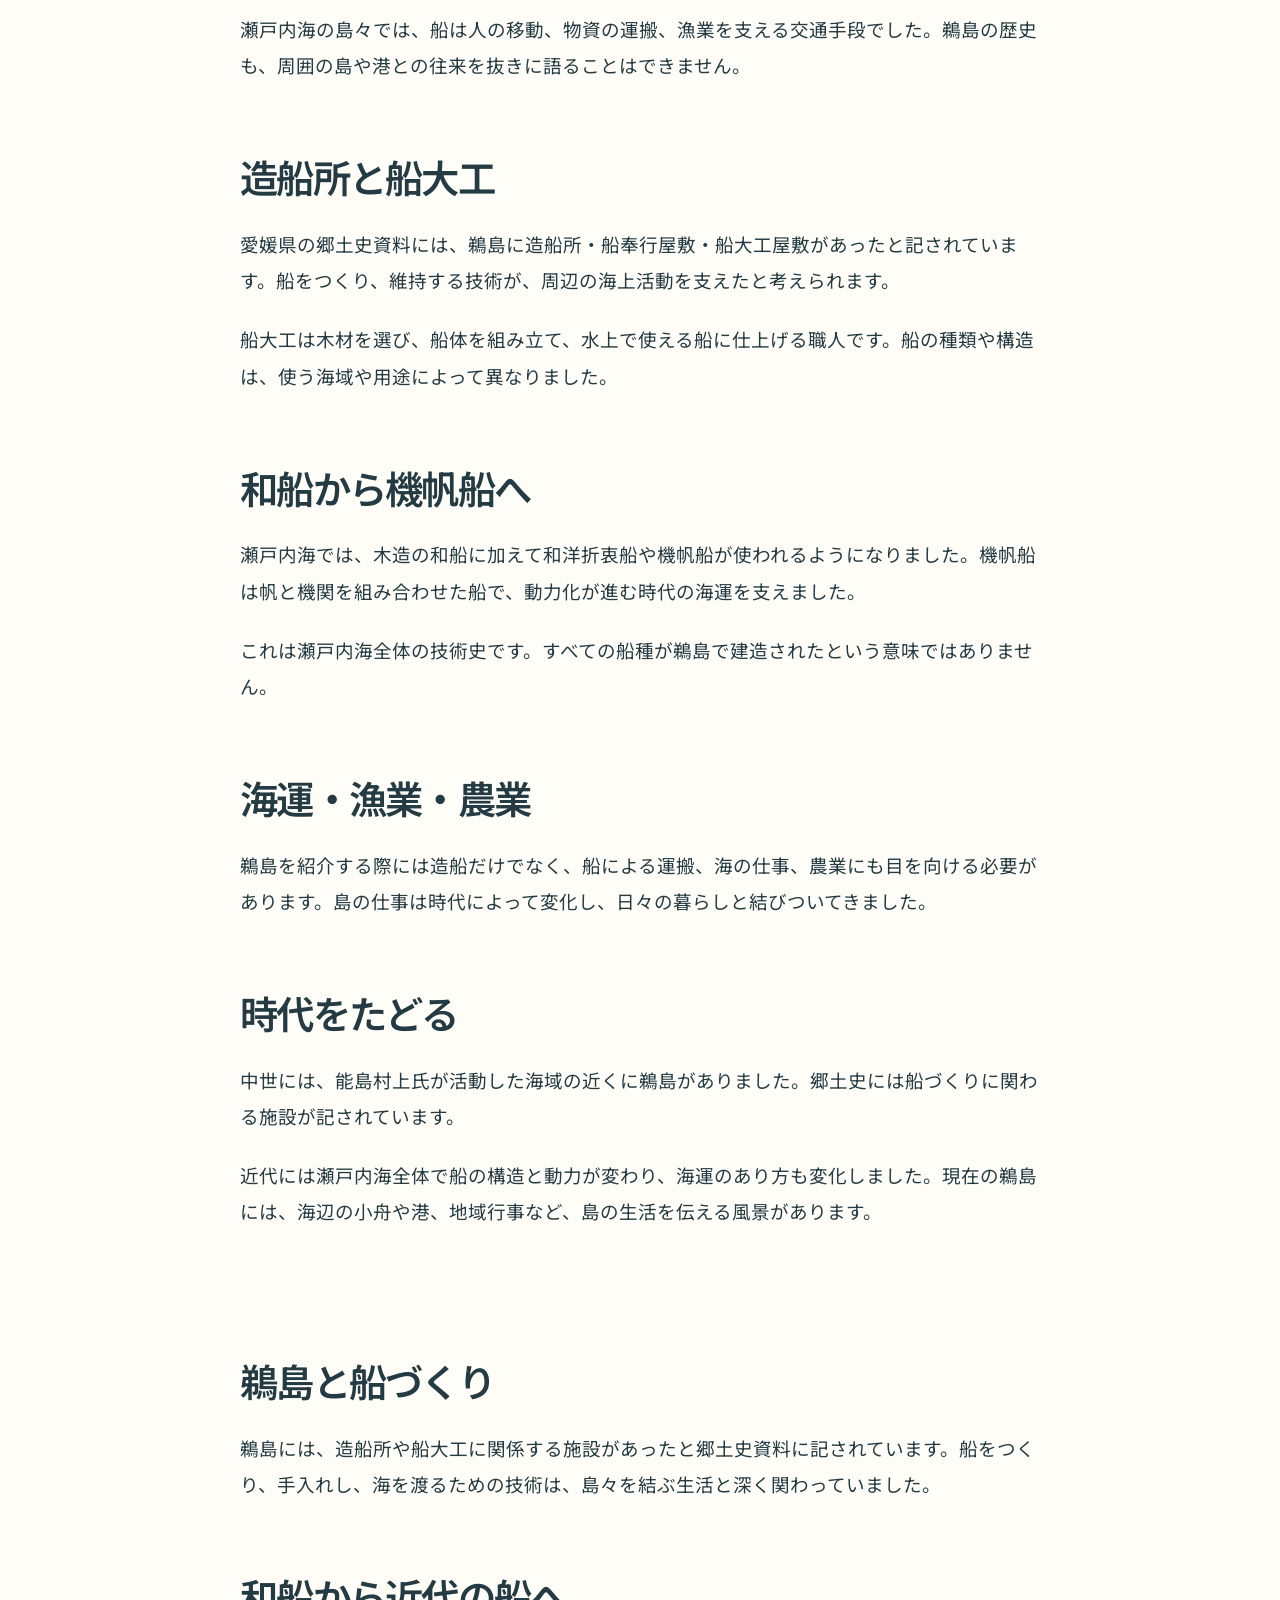
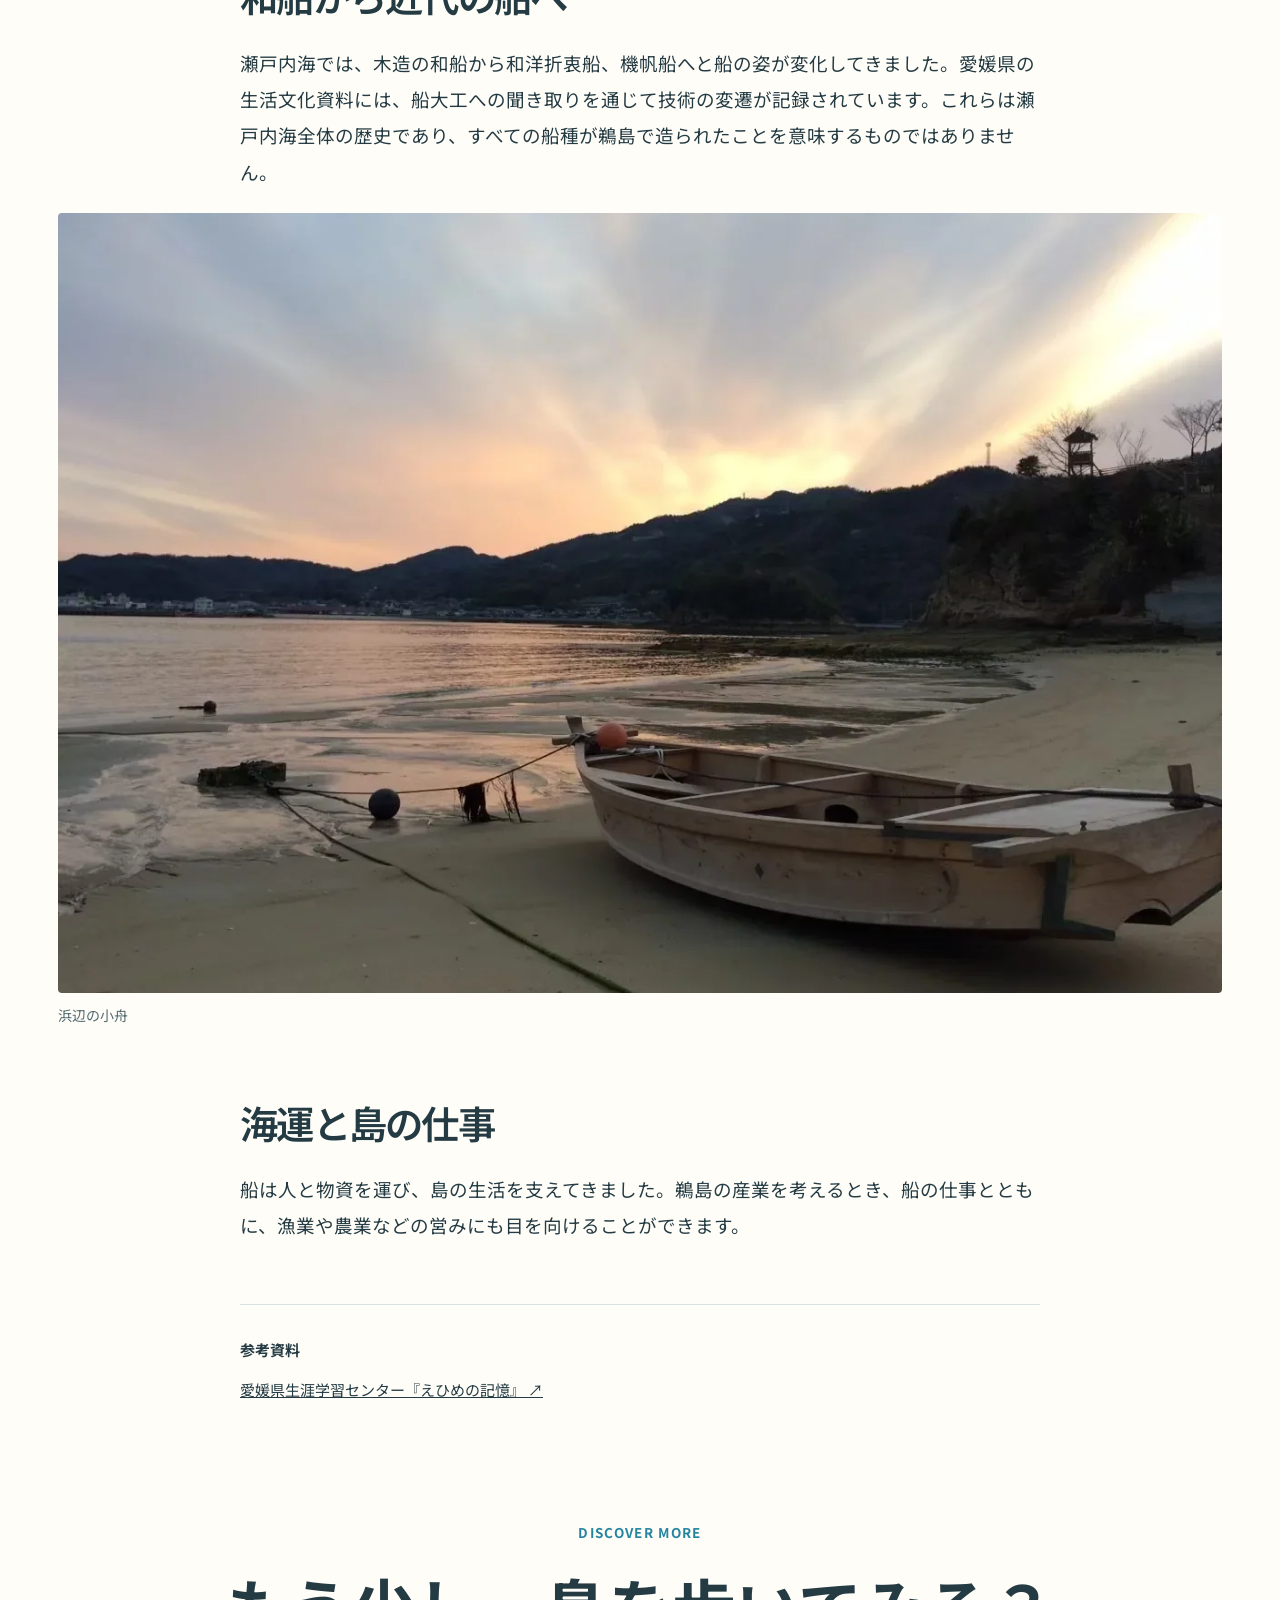
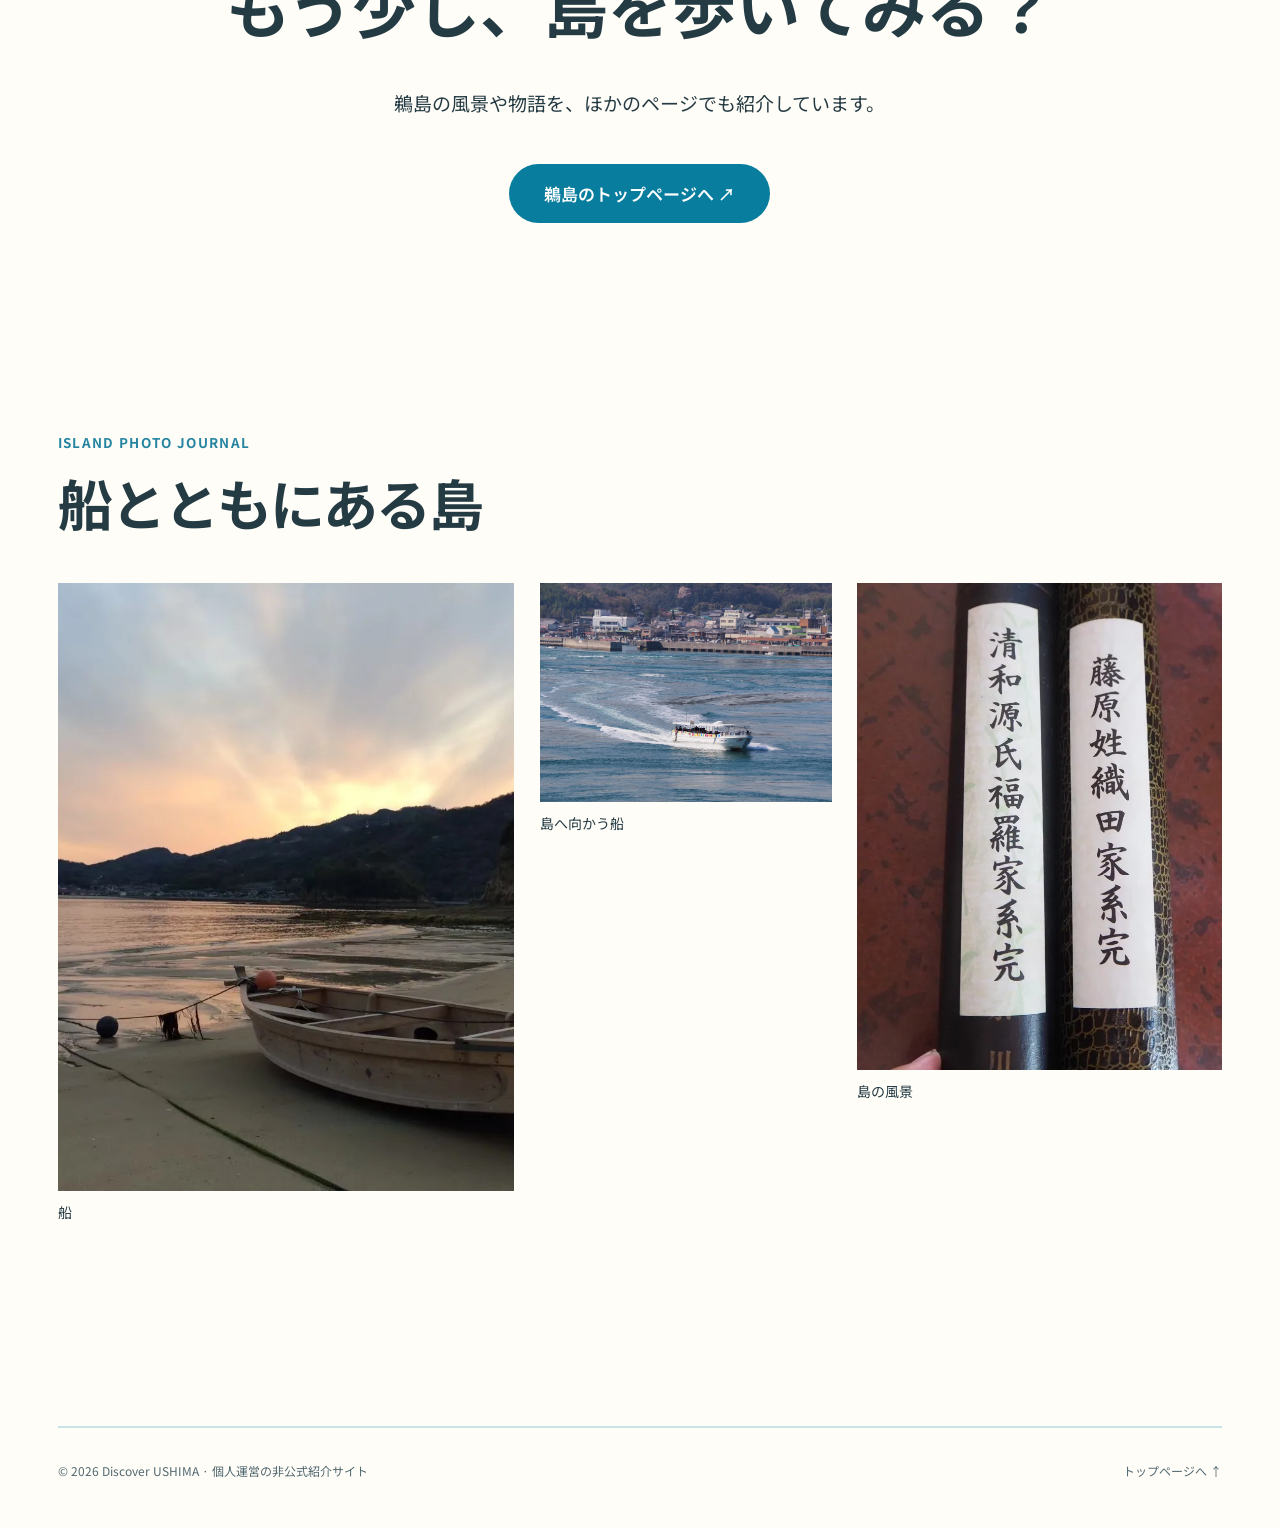
<file: industry.html>
<!DOCTYPE html>

<html lang="ja"><head><meta charset="utf-8"/><meta content="width=device-width,initial-scale=1" name="viewport"/><meta content="愛媛県今治市・鵜島の歴史、船、例大祭、暮らし、観光とアクセスを紹介する個人運営サイト" name="description"/><title>Discover USHIMA</title><link href="style.css" rel="stylesheet"/></head><body><header class="sitehead shell"><a class="brand" href="index.html">USHIMA<small>Discover USHIMA</small></a><button aria-controls="nav" aria-expanded="false" class="menu" id="menu">MENU</button><nav class="nav" id="nav"><a href="about.html"><span data-en="About" data-ja="島について">島について</span></a><a href="murakami.html"><span data-en="Murakami" data-ja="村上海賊">村上海賊</span></a><a href="industry.html"><span data-en="Maritime history" data-ja="歴史・船・産業">歴史・船・産業</span></a><a href="festival.html"><span data-en="Festival" data-ja="例大祭">例大祭</span></a><a href="sea.html"><span data-en="Explore" data-ja="海と観光">海と観光</span></a><a href="access.html"><span data-en="Access" data-ja="アクセス">アクセス</span></a><button aria-label="Switch Japanese and English" class="lang" id="lang" title="一部の見出し・説明文の言語切替（全ページ翻訳ではありません）">EN</button></nav></header><main class="editorial-page page-industry"><div class="pageintro shell"><div><span class="eyebrow">03 / MARITIME HERITAGE</span><h1><span data-en="Boats and industry" data-ja="歴史・船・産業">歴史・船・産業</span></h1></div><p><span data-en="The history of boats, shipbuilding and maritime work around Ushima." data-ja="船づくりや海運の歴史から、鵜島と瀬戸内海のつながりをたどります。">船づくりや海運の歴史から、鵜島と瀬戸内海のつながりをたどります。</span></p></div><section class="shell"><figure class="page-photo"><img alt="海辺に置かれた木造船" decoding="async" loading="lazy" sizes="(max-width: 700px) 94vw, 48vw" src="assets/boat.webp"/><figcaption><span data-en="A wooden boat on the shore" data-ja="海辺の木造船">海辺の木造船</span></figcaption></figure><div class="prose history-expanded"><div class="history-kicker"><span data-en="Explore the history" data-ja="歴史を読む">歴史を読む</span></div><h2><span data-en="An island connected by boats" data-ja="船とともにあった鵜島">船とともにあった鵜島</span></h2><p><span data-en="Across the Seto Inland Sea, boats carried people and goods and supported fishing. Ushima’s history is closely linked to travel between islands and ports." data-ja="瀬戸内海の島々では、船は人の移動、物資の運搬、漁業を支える交通手段でした。鵜島の歴史も、周囲の島や港との往来を抜きに語ることはできません。">瀬戸内海の島々では、船は人の移動、物資の運搬、漁業を支える交通手段でした。鵜島の歴史も、周囲の島や港との往来を抜きに語ることはできません。</span></p><h2><span data-en="Shipyards and shipwrights" data-ja="造船所と船大工">造船所と船大工</span></h2><p><span data-en="Ehime regional historical accounts mention a shipyard and buildings associated with maritime officials and shipwrights on Ushima." data-ja="愛媛県の郷土史資料には、鵜島に造船所・船奉行屋敷・船大工屋敷があったと記されています。船をつくり、維持する技術が、周辺の海上活動を支えたと考えられます。">愛媛県の郷土史資料には、鵜島に造船所・船奉行屋敷・船大工屋敷があったと記されています。船をつくり、維持する技術が、周辺の海上活動を支えたと考えられます。</span></p><p><span data-en="Shipwrights selected timber and built vessels suited to local waters and purposes." data-ja="船大工は木材を選び、船体を組み立て、水上で使える船に仕上げる職人です。船の種類や構造は、使う海域や用途によって異なりました。">船大工は木材を選び、船体を組み立て、水上で使える船に仕上げる職人です。船の種類や構造は、使う海域や用途によって異なりました。</span></p><h2><span data-en="From traditional craft to motor-sailers" data-ja="和船から機帆船へ">和船から機帆船へ</span></h2><p><span data-en="In the wider Seto Inland Sea, traditional wooden boats were followed by hybrid designs and motor-sailers, which combined sails and engines." data-ja="瀬戸内海では、木造の和船に加えて和洋折衷船や機帆船が使われるようになりました。機帆船は帆と機関を組み合わせた船で、動力化が進む時代の海運を支えました。">瀬戸内海では、木造の和船に加えて和洋折衷船や機帆船が使われるようになりました。機帆船は帆と機関を組み合わせた船で、動力化が進む時代の海運を支えました。</span></p><p><span data-en="This describes regional maritime history, not proof that every vessel type was built on Ushima." data-ja="これは瀬戸内海全体の技術史です。すべての船種が鵜島で建造されたという意味ではありません。">これは瀬戸内海全体の技術史です。すべての船種が鵜島で建造されたという意味ではありません。</span></p><h2><span data-en="Shipping, fishing and farming" data-ja="海運・漁業・農業">海運・漁業・農業</span></h2><p><span data-en="Ushima’s story also includes transport by boat, fishing and farming, with livelihoods changing over time." data-ja="鵜島を紹介する際には造船だけでなく、船による運搬、海の仕事、農業にも目を向ける必要があります。島の仕事は時代によって変化し、日々の暮らしと結びついてきました。">鵜島を紹介する際には造船だけでなく、船による運搬、海の仕事、農業にも目を向ける必要があります。島の仕事は時代によって変化し、日々の暮らしと結びついてきました。</span></p><h2><span data-en="A historical outline" data-ja="時代をたどる">時代をたどる</span></h2><p><span data-en="In medieval times Ushima lay near the maritime base of the Noshima Murakami; regional accounts mention shipbuilding-related facilities." data-ja="中世には、能島村上氏が活動した海域の近くに鵜島がありました。郷土史には船づくりに関わる施設が記されています。">中世には、能島村上氏が活動した海域の近くに鵜島がありました。郷土史には船づくりに関わる施設が記されています。</span></p><p><span data-en="In modern times boatbuilding and propulsion changed across the region. Today the island’s boats, port and community traditions remain part of its landscape." data-ja="近代には瀬戸内海全体で船の構造と動力が変わり、海運のあり方も変化しました。現在の鵜島には、海辺の小舟や港、地域行事など、島の生活を伝える風景があります。">近代には瀬戸内海全体で船の構造と動力が変わり、海運のあり方も変化しました。現在の鵜島には、海辺の小舟や港、地域行事など、島の生活を伝える風景があります。</span></p></div><div class="prose"><h2><span data-en="Shipbuilding on Ushima" data-ja="鵜島と船づくり">鵜島と船づくり</span></h2><p><span data-en="Local historical accounts describe boatbuilding facilities on Ushima. Building and maintaining vessels was essential to travel and work among the islands." data-ja="鵜島には、造船所や船大工に関係する施設があったと郷土史資料に記されています。船をつくり、手入れし、海を渡るための技術は、島々を結ぶ生活と深く関わっていました。">鵜島には、造船所や船大工に関係する施設があったと郷土史資料に記されています。船をつくり、手入れし、海を渡るための技術は、島々を結ぶ生活と深く関わっていました。</span></p><h2><span data-en="From traditional boats to powered vessels" data-ja="和船から近代の船へ">和船から近代の船へ</span></h2><p><span data-en="Across the Seto Inland Sea, traditional wooden craft gave way to hybrid designs and motor-sailers. Oral histories record changing boatbuilding skills. This regional history does not establish that every type was built on Ushima." data-ja="瀬戸内海では、木造の和船から和洋折衷船、機帆船へと船の姿が変化してきました。愛媛県の生活文化資料には、船大工への聞き取りを通じて技術の変遷が記録されています。これらは瀬戸内海全体の歴史であり、すべての船種が鵜島で造られたことを意味するものではありません。">瀬戸内海では、木造の和船から和洋折衷船、機帆船へと船の姿が変化してきました。愛媛県の生活文化資料には、船大工への聞き取りを通じて技術の変遷が記録されています。これらは瀬戸内海全体の歴史であり、すべての船種が鵜島で造られたことを意味するものではありません。</span></p></div><figure class="page-photo"><img alt="夕暮れの浜にある小舟" decoding="async" loading="lazy" sizes="(max-width: 700px) 94vw, 48vw" src="assets/islandlife_new.webp"/><figcaption><span data-en="A boat resting on the shore" data-ja="浜辺の小舟">浜辺の小舟</span></figcaption></figure><div class="prose"><h2><span data-en="Shipping and livelihoods" data-ja="海運と島の仕事">海運と島の仕事</span></h2><p><span data-en="Boats connected people and goods. Fishing, farming and other livelihoods also belong to the wider history of life on the island." data-ja="船は人と物資を運び、島の生活を支えてきました。鵜島の産業を考えるとき、船の仕事とともに、漁業や農業などの営みにも目を向けることができます。">船は人と物資を運び、島の生活を支えてきました。鵜島の産業を考えるとき、船の仕事とともに、漁業や農業などの営みにも目を向けることができます。</span></p><div class="source"><strong><span data-en="References" data-ja="参考資料">参考資料</span></strong><a href="https://www.i-manabi.jp/" rel="noopener noreferrer" target="_blank">愛媛県生涯学習センター『えひめの記憶』 ↗</a></div></div></section><section class="magazine-end shell"><span class="eyebrow">DISCOVER MORE</span><h2>もう少し、島を歩いてみる？</h2><p>鵜島の風景や物語を、ほかのページでも紹介しています。</p><a href="index.html">鵜島のトップページへ ↗</a></section><section aria-label="鵜島のフォトストーリー" class="photo-journal shell"><div class="photo-journal-heading"><span class="eyebrow">ISLAND PHOTO JOURNAL</span><h2>船とともにある島</h2></div><div class="photo-journal-grid"><figure class="journal-item journal-item-1"><img alt="船" decoding="async" loading="lazy" sizes="(max-width: 700px) 94vw, 48vw" src="assets/boat.webp"/><figcaption>船</figcaption></figure><figure class="journal-item journal-item-2"><img alt="島へ向かう船" decoding="async" loading="lazy" sizes="(max-width: 700px) 94vw, 48vw" src="assets/ferry.webp"/><figcaption>島へ向かう船</figcaption></figure><figure class="journal-item journal-item-3"><img alt="島の風景" decoding="async" loading="lazy" sizes="(max-width: 700px) 94vw, 48vw" src="assets/detail.webp"/><figcaption>島の風景</figcaption></figure></div></section></main><footer class="foot shell"><span>© 2026 Discover USHIMA · <span data-en="Independently operated, unofficial website" data-ja="個人運営の非公式紹介サイト">個人運営の非公式紹介サイト</span></span><a href="index.html"><span data-en="Back to top ↑" data-ja="トップページへ ↑">トップページへ ↑</span></a></footer><script src="script.js"></script></body></html>
</file>
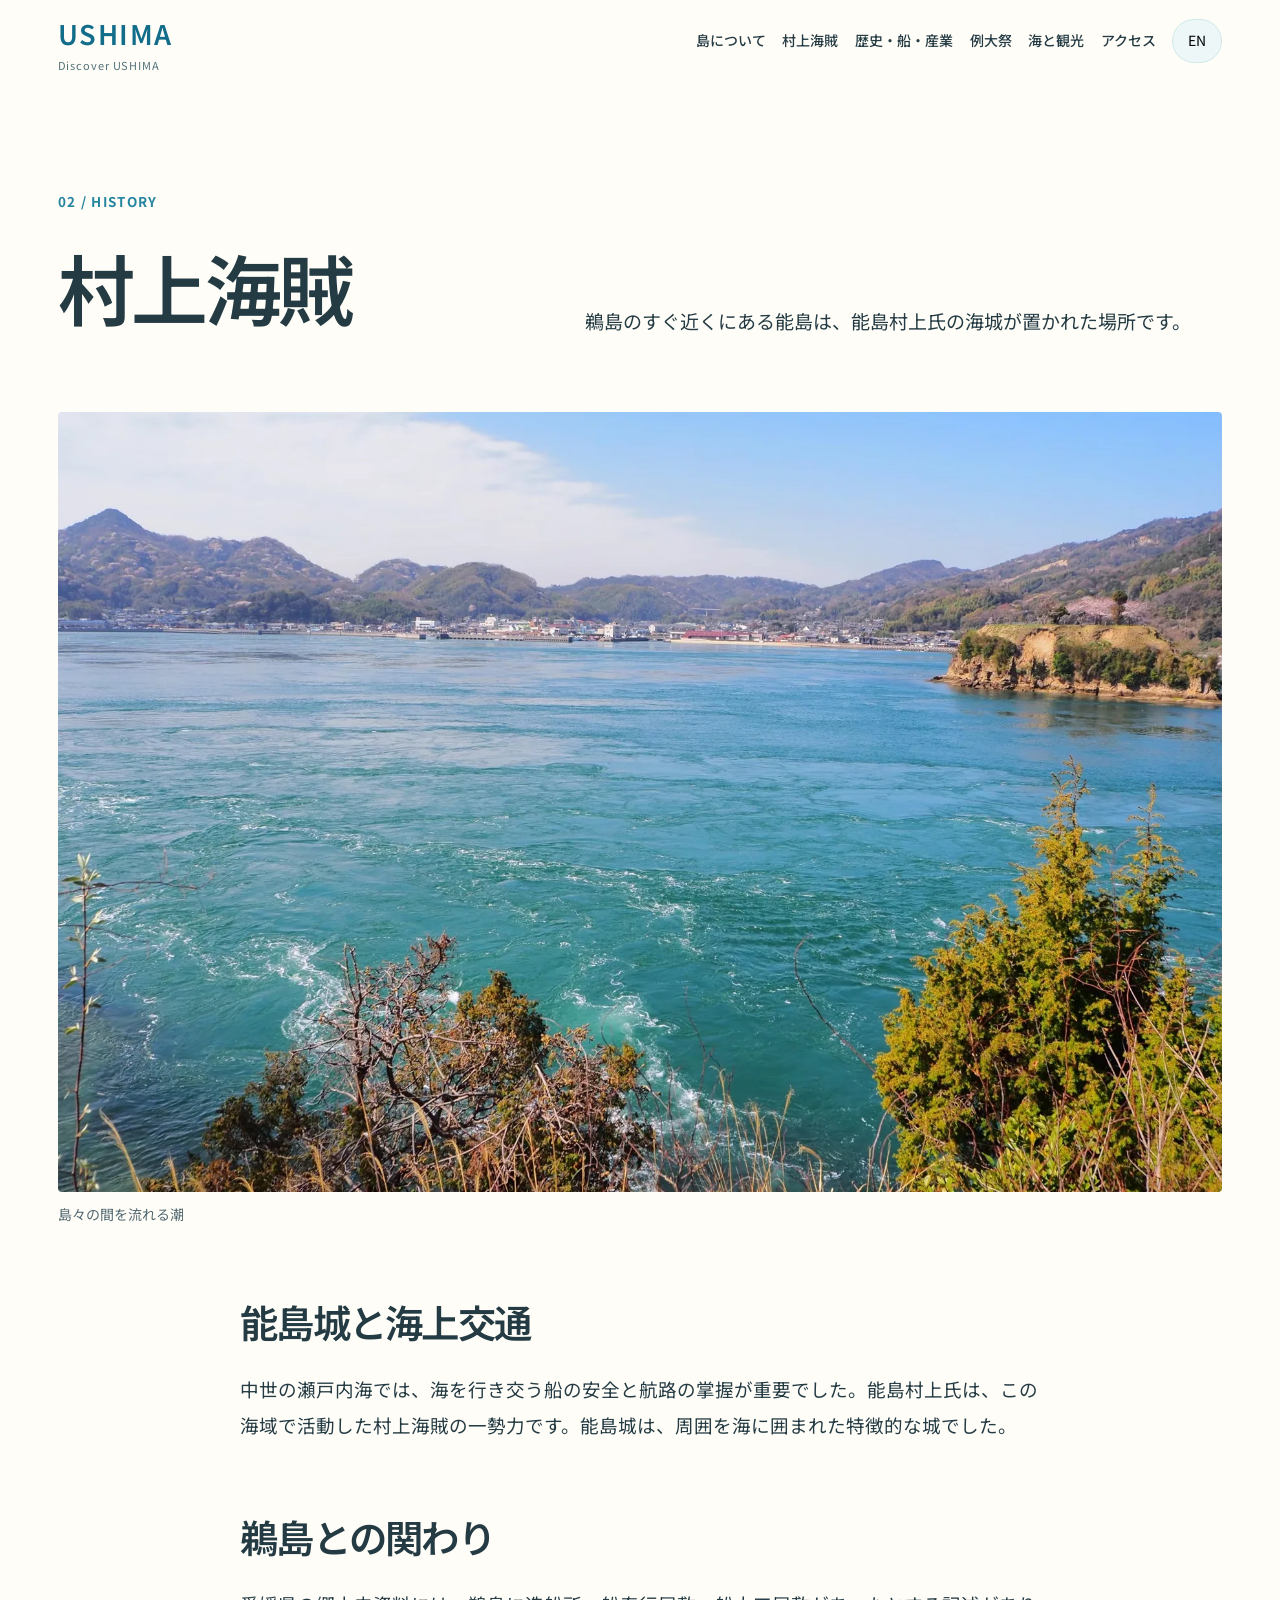
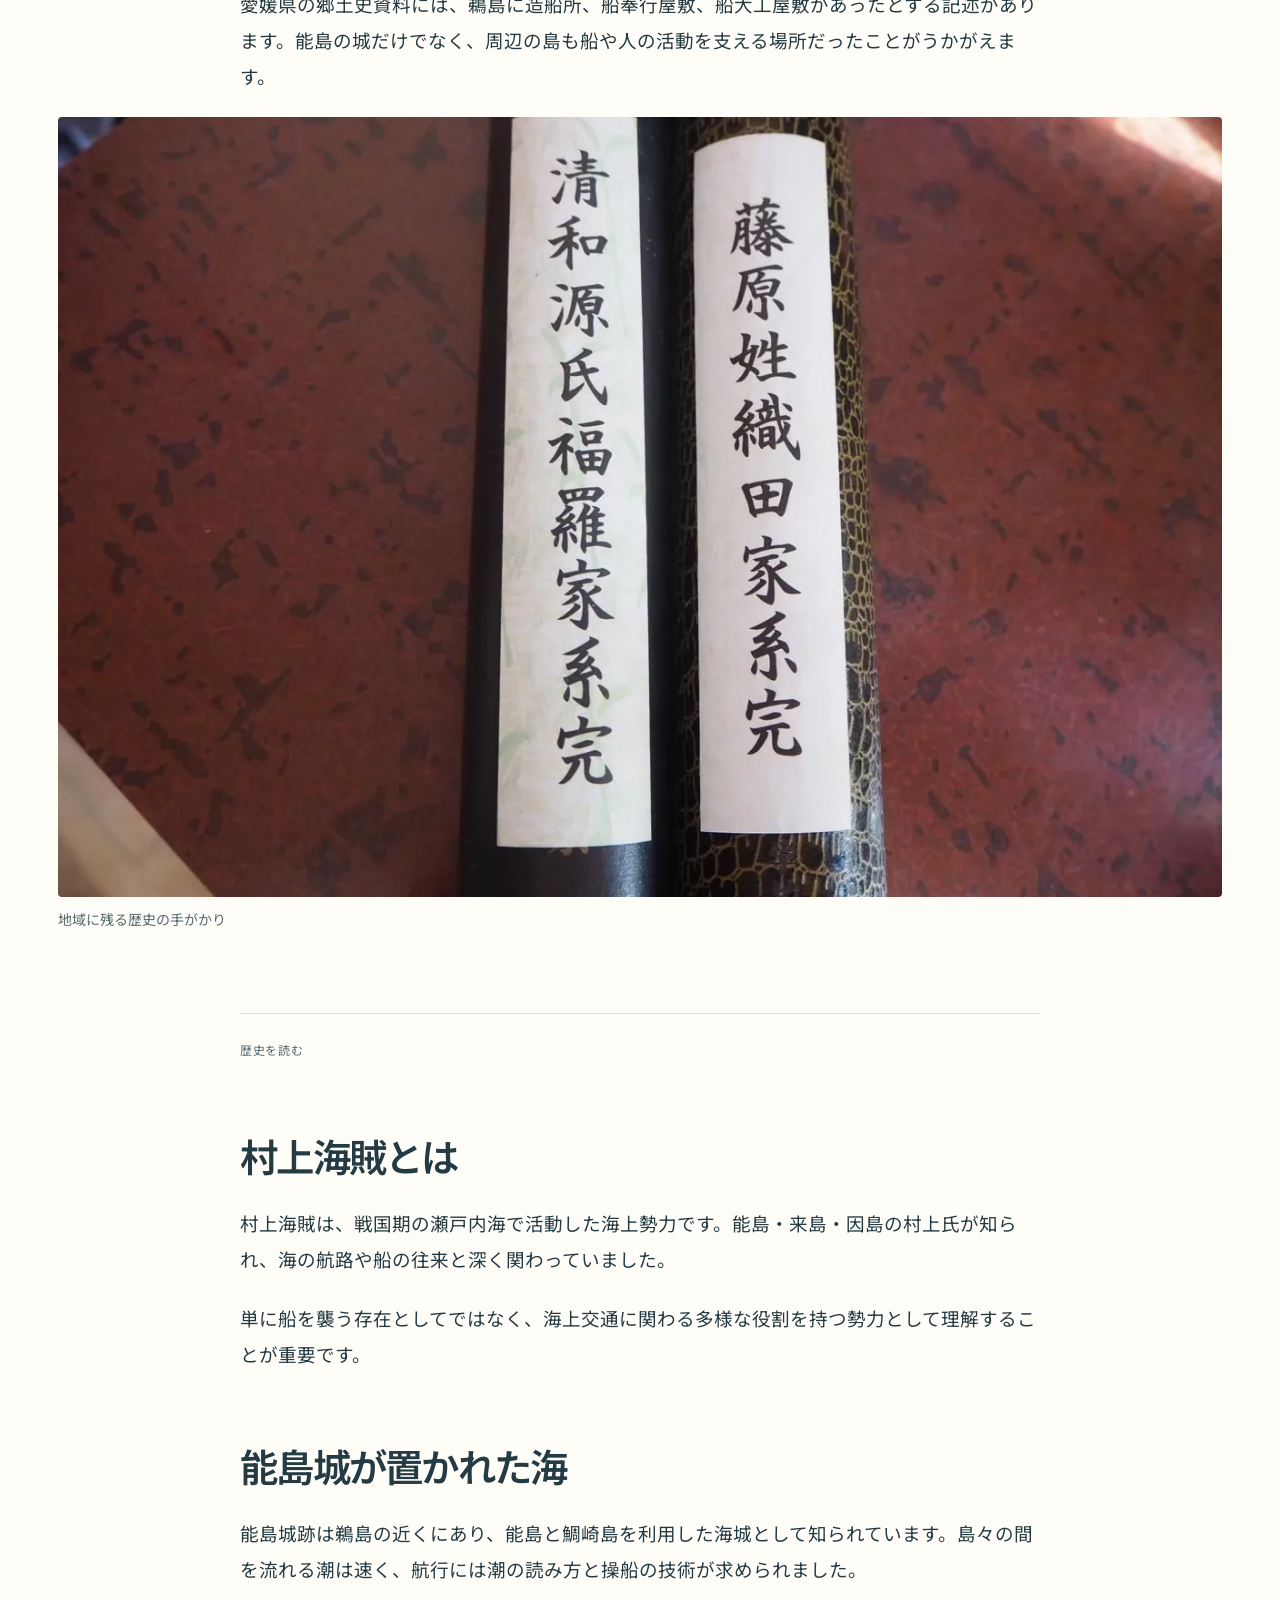
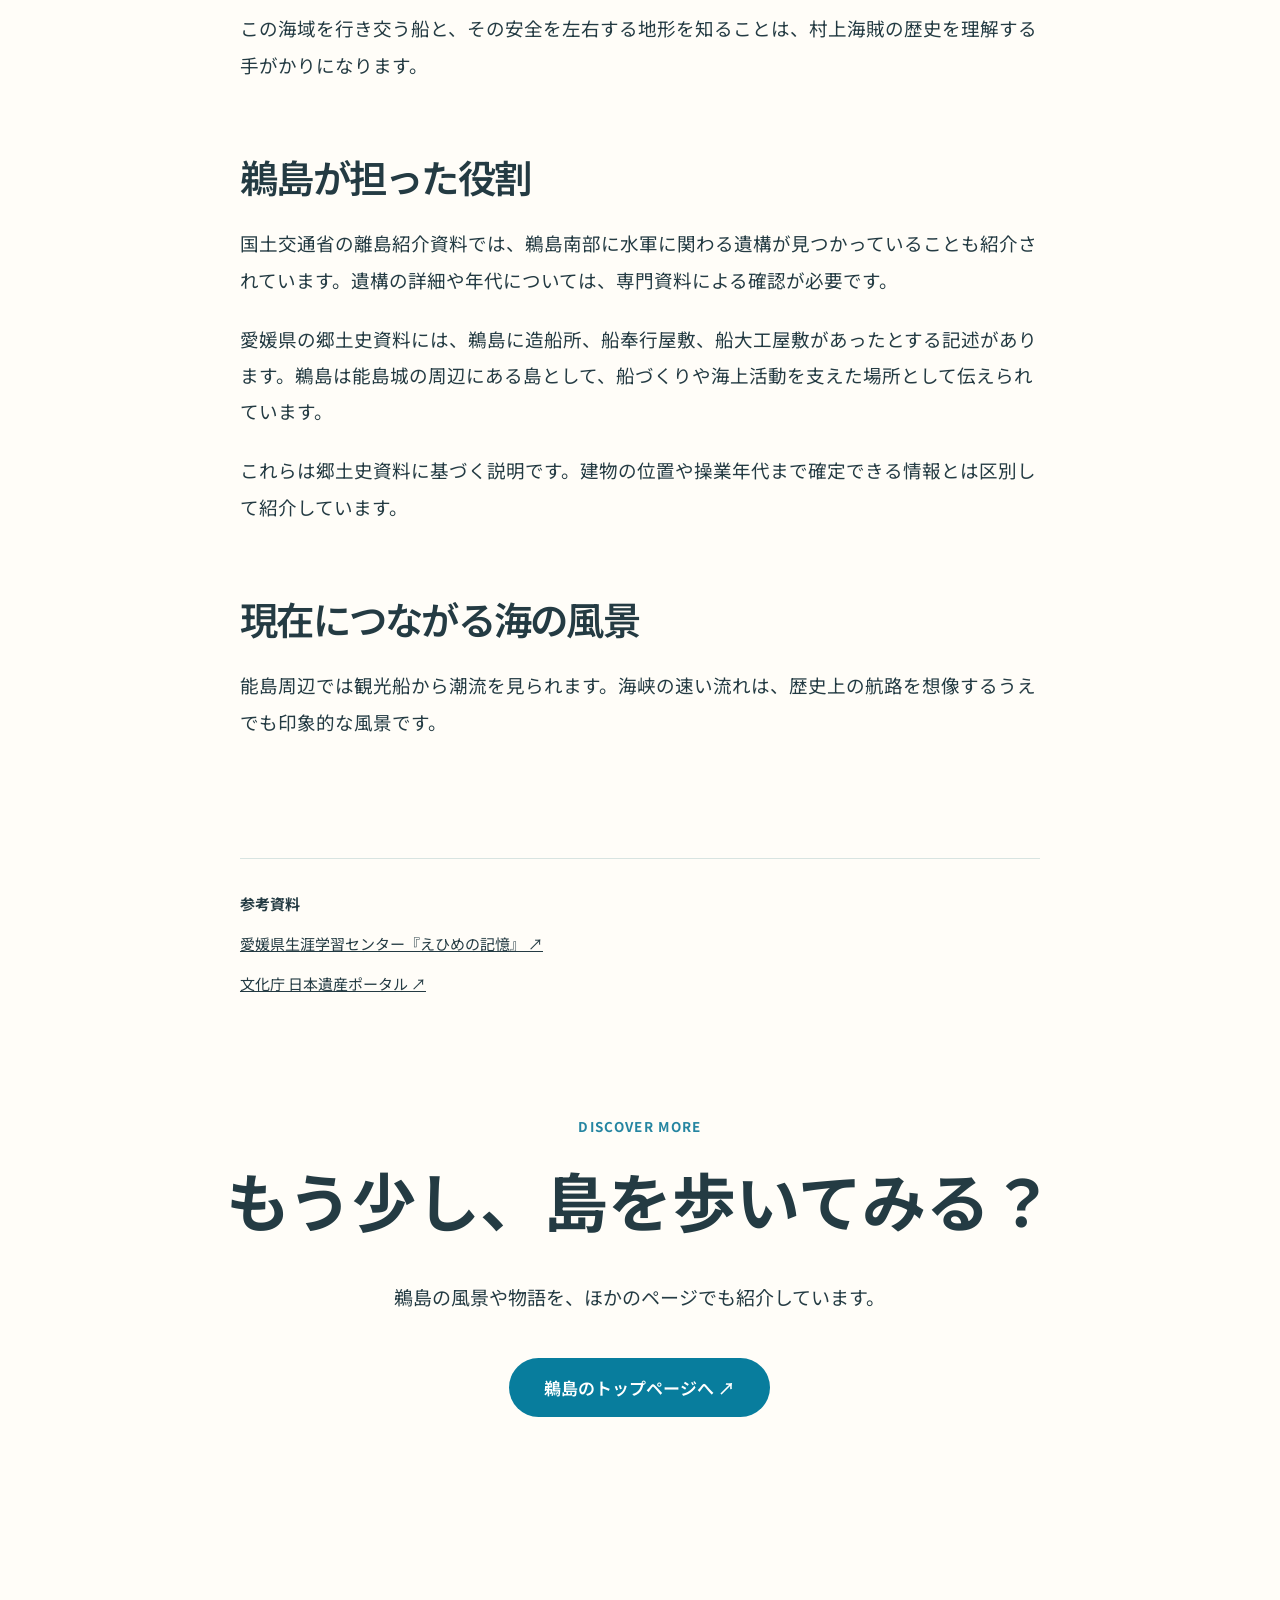
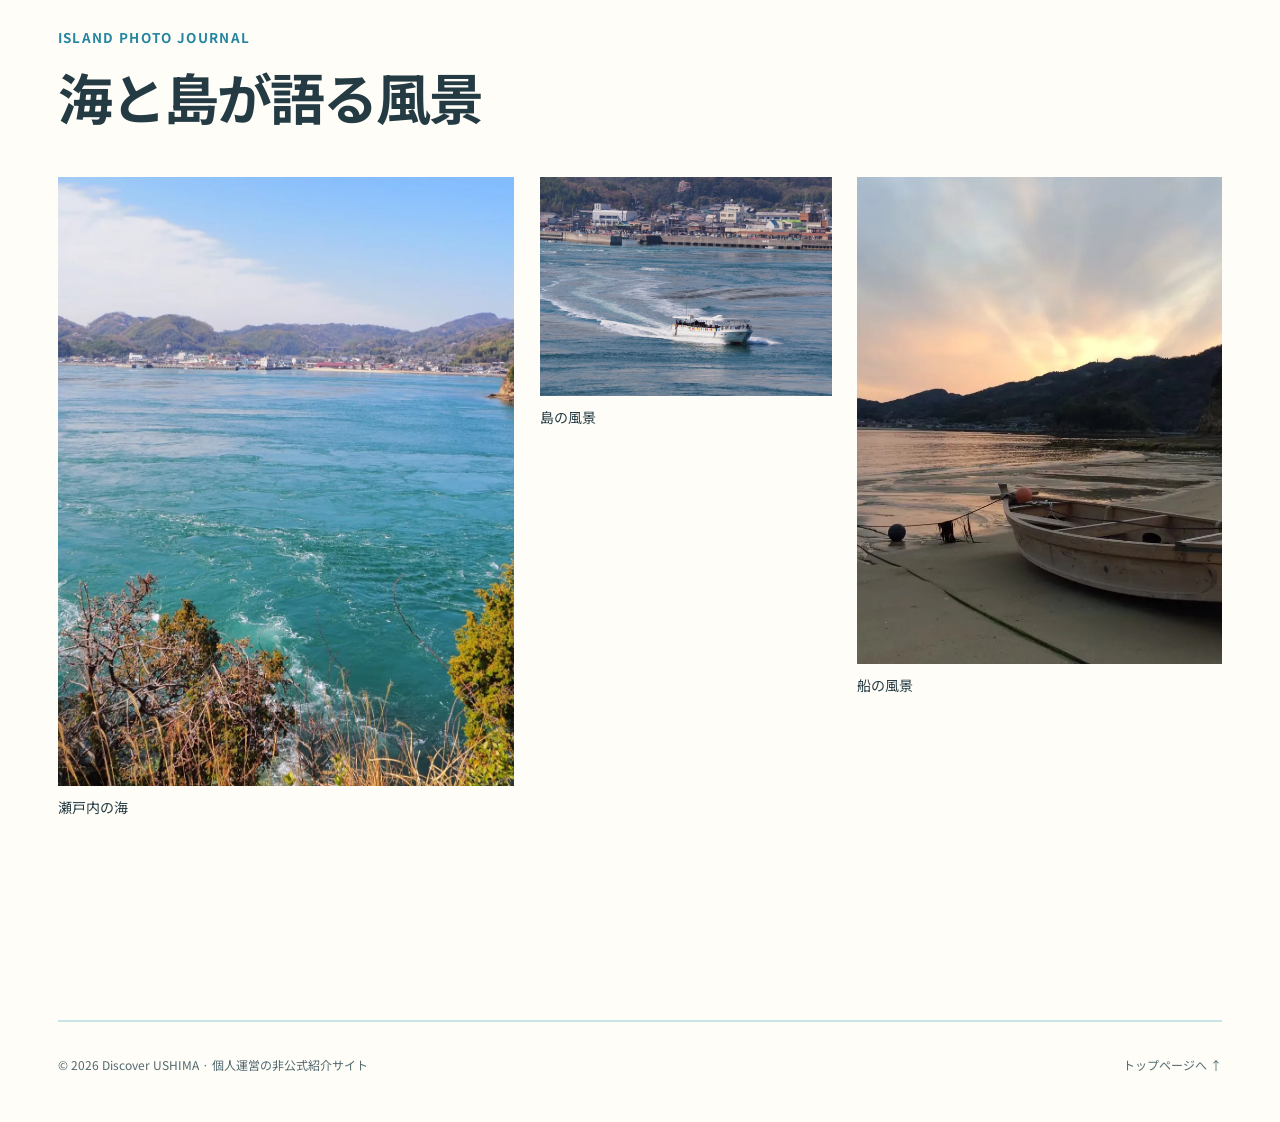
<file: murakami.html>
<!DOCTYPE html>

<html lang="ja"><head><meta charset="utf-8"/><meta content="width=device-width,initial-scale=1" name="viewport"/><meta content="愛媛県今治市・鵜島の歴史、船、例大祭、暮らし、観光とアクセスを紹介する個人運営サイト" name="description"/><title>Discover USHIMA</title><link href="style.css" rel="stylesheet"/></head><body><header class="sitehead shell"><a class="brand" href="index.html">USHIMA<small>Discover USHIMA</small></a><button aria-controls="nav" aria-expanded="false" class="menu" id="menu">MENU</button><nav class="nav" id="nav"><a href="about.html"><span data-en="About" data-ja="島について">島について</span></a><a href="murakami.html"><span data-en="Murakami" data-ja="村上海賊">村上海賊</span></a><a href="industry.html"><span data-en="Maritime history" data-ja="歴史・船・産業">歴史・船・産業</span></a><a href="festival.html"><span data-en="Festival" data-ja="例大祭">例大祭</span></a><a href="sea.html"><span data-en="Explore" data-ja="海と観光">海と観光</span></a><a href="access.html"><span data-en="Access" data-ja="アクセス">アクセス</span></a><button aria-label="Switch Japanese and English" class="lang" id="lang" title="一部の見出し・説明文の言語切替（全ページ翻訳ではありません）">EN</button></nav></header><main class="editorial-page page-murakami"><div class="pageintro shell"><div><span class="eyebrow">02 / HISTORY</span><h1><span data-en="Murakami Kaizoku" data-ja="村上海賊">村上海賊</span></h1></div><p><span data-en="Noshima, close to Ushima, was home to a sea castle of the Noshima Murakami clan." data-ja="鵜島のすぐ近くにある能島は、能島村上氏の海城が置かれた場所です。">鵜島のすぐ近くにある能島は、能島村上氏の海城が置かれた場所です。</span></p></div><section class="shell"><figure class="page-photo"><img alt="能島周辺の海" decoding="async" loading="lazy" sizes="(max-width: 700px) 94vw, 48vw" src="assets/sea.webp"/><figcaption><span data-en="Tidal waters among the islands" data-ja="島々の間を流れる潮">島々の間を流れる潮</span></figcaption></figure><div class="prose"><h2><span data-en="Noshima Castle and maritime routes" data-ja="能島城と海上交通">能島城と海上交通</span></h2><p><span data-en="In medieval times, navigation and control of sea routes mattered across the Seto Inland Sea. The Noshima Murakami were one of the maritime groups active here, with a sea castle on Noshima." data-ja="中世の瀬戸内海では、海を行き交う船の安全と航路の掌握が重要でした。能島村上氏は、この海域で活動した村上海賊の一勢力です。能島城は、周囲を海に囲まれた特徴的な城でした。">中世の瀬戸内海では、海を行き交う船の安全と航路の掌握が重要でした。能島村上氏は、この海域で活動した村上海賊の一勢力です。能島城は、周囲を海に囲まれた特徴的な城でした。</span></p><h2><span data-en="Ushima’s connection" data-ja="鵜島との関わり">鵜島との関わり</span></h2><p><span data-en="Ehime regional history materials describe a shipyard and residences associated with maritime officials and shipwrights on Ushima, suggesting a wider network supporting maritime activity around Noshima." data-ja="愛媛県の郷土史資料には、鵜島に造船所、船奉行屋敷、船大工屋敷があったとする記述があります。能島の城だけでなく、周辺の島も船や人の活動を支える場所だったことがうかがえます。">愛媛県の郷土史資料には、鵜島に造船所、船奉行屋敷、船大工屋敷があったとする記述があります。能島の城だけでなく、周辺の島も船や人の活動を支える場所だったことがうかがえます。</span></p></div><figure class="page-photo"><img alt="地域の歴史を伝える古い札" decoding="async" loading="lazy" sizes="(max-width: 700px) 94vw, 48vw" src="assets/detail.webp"/><figcaption><span data-en="A surviving trace of local history" data-ja="地域に残る歴史の手がかり">地域に残る歴史の手がかり</span></figcaption></figure><div class="prose history-expanded"><div class="history-kicker"><span data-en="Explore the history" data-ja="歴史を読む">歴史を読む</span></div><h2><span data-en="Who were the Murakami Kaizoku?" data-ja="村上海賊とは">村上海賊とは</span></h2><p><span data-en="The Murakami maritime groups were active in the Seto Inland Sea during Japan’s medieval and warring-states periods. The Noshima, Kurushima and Innoshima branches were closely connected with navigation and maritime routes." data-ja="村上海賊は、戦国期の瀬戸内海で活動した海上勢力です。能島・来島・因島の村上氏が知られ、海の航路や船の往来と深く関わっていました。">村上海賊は、戦国期の瀬戸内海で活動した海上勢力です。能島・来島・因島の村上氏が知られ、海の航路や船の往来と深く関わっていました。</span></p><p><span data-en="They are best understood not simply as raiders but as maritime powers with varied roles in regional sea traffic." data-ja="単に船を襲う存在としてではなく、海上交通に関わる多様な役割を持つ勢力として理解することが重要です。">単に船を襲う存在としてではなく、海上交通に関わる多様な役割を持つ勢力として理解することが重要です。</span></p><h2><span data-en="The waters around Noshima Castle" data-ja="能島城が置かれた海">能島城が置かれた海</span></h2><p><span data-en="Noshima Castle stood close to Ushima and used the islands of Noshima and Taizaki as a sea fortress. Strong tidal currents made local navigation demanding." data-ja="能島城跡は鵜島の近くにあり、能島と鯛崎島を利用した海城として知られています。島々の間を流れる潮は速く、航行には潮の読み方と操船の技術が求められました。">能島城跡は鵜島の近くにあり、能島と鯛崎島を利用した海城として知られています。島々の間を流れる潮は速く、航行には潮の読み方と操船の技術が求められました。</span></p><p><span data-en="The geography and sea routes help explain the Murakami groups’ historical importance." data-ja="この海域を行き交う船と、その安全を左右する地形を知ることは、村上海賊の歴史を理解する手がかりになります。">この海域を行き交う船と、その安全を左右する地形を知ることは、村上海賊の歴史を理解する手がかりになります。</span></p><h2><span data-en="Ushima’s supporting role" data-ja="鵜島が担った役割">鵜島が担った役割</span></h2><p>国土交通省の離島紹介資料では、鵜島南部に水軍に関わる遺構が見つかっていることも紹介されています。遺構の詳細や年代については、専門資料による確認が必要です。</p><p><span data-en="Ehime regional history materials describe a shipyard and residences connected to maritime officials and shipwrights on Ushima. The island is remembered as part of the maritime network surrounding Noshima Castle." data-ja="愛媛県の郷土史資料には、鵜島に造船所、船奉行屋敷、船大工屋敷があったとする記述があります。鵜島は能島城の周辺にある島として、船づくりや海上活動を支えた場所として伝えられています。">愛媛県の郷土史資料には、鵜島に造船所、船奉行屋敷、船大工屋敷があったとする記述があります。鵜島は能島城の周辺にある島として、船づくりや海上活動を支えた場所として伝えられています。</span></p><p><span data-en="These descriptions are based on regional historical accounts; the precise locations and dates of the facilities are not established here." data-ja="これらは郷土史資料に基づく説明です。建物の位置や操業年代まで確定できる情報とは区別して紹介しています。">これらは郷土史資料に基づく説明です。建物の位置や操業年代まで確定できる情報とは区別して紹介しています。</span></p><h2><span data-en="The sea today" data-ja="現在につながる海の風景">現在につながる海の風景</span></h2><p><span data-en="Sightseeing boats offer views of the tidal currents near Noshima, a vivid reminder of the maritime environment in which the Murakami operated." data-ja="能島周辺では観光船から潮流を見られます。海峡の速い流れは、歴史上の航路を想像するうえでも印象的な風景です。">能島周辺では観光船から潮流を見られます。海峡の速い流れは、歴史上の航路を想像するうえでも印象的な風景です。</span></p></div><div class="prose source"><strong><span data-en="References" data-ja="参考資料">参考資料</span></strong><a href="https://www.i-manabi.jp/" rel="noopener noreferrer" target="_blank">愛媛県生涯学習センター『えひめの記憶』 ↗</a><a href="https://japan-heritage.bunka.go.jp/" rel="noopener noreferrer" target="_blank">文化庁 日本遺産ポータル ↗</a></div></section><section class="magazine-end shell"><span class="eyebrow">DISCOVER MORE</span><h2>もう少し、島を歩いてみる？</h2><p>鵜島の風景や物語を、ほかのページでも紹介しています。</p><a href="index.html">鵜島のトップページへ ↗</a></section><section aria-label="鵜島のフォトストーリー" class="photo-journal shell"><div class="photo-journal-heading"><span class="eyebrow">ISLAND PHOTO JOURNAL</span><h2>海と島が語る風景</h2></div><div class="photo-journal-grid"><figure class="journal-item journal-item-1"><img alt="瀬戸内の海" decoding="async" loading="lazy" sizes="(max-width: 700px) 94vw, 48vw" src="assets/sea.webp"/><figcaption>瀬戸内の海</figcaption></figure><figure class="journal-item journal-item-2"><img alt="島の風景" decoding="async" loading="lazy" sizes="(max-width: 700px) 94vw, 48vw" src="assets/current_tour.webp"/><figcaption>島の風景</figcaption></figure><figure class="journal-item journal-item-3"><img alt="船の風景" decoding="async" loading="lazy" sizes="(max-width: 700px) 94vw, 48vw" src="assets/boat.webp"/><figcaption>船の風景</figcaption></figure></div></section></main><footer class="foot shell"><span>© 2026 Discover USHIMA · <span data-en="Independently operated, unofficial website" data-ja="個人運営の非公式紹介サイト">個人運営の非公式紹介サイト</span></span><a href="index.html"><span data-en="Back to top ↑" data-ja="トップページへ ↑">トップページへ ↑</span></a></footer><script src="script.js"></script></body></html>
</file>
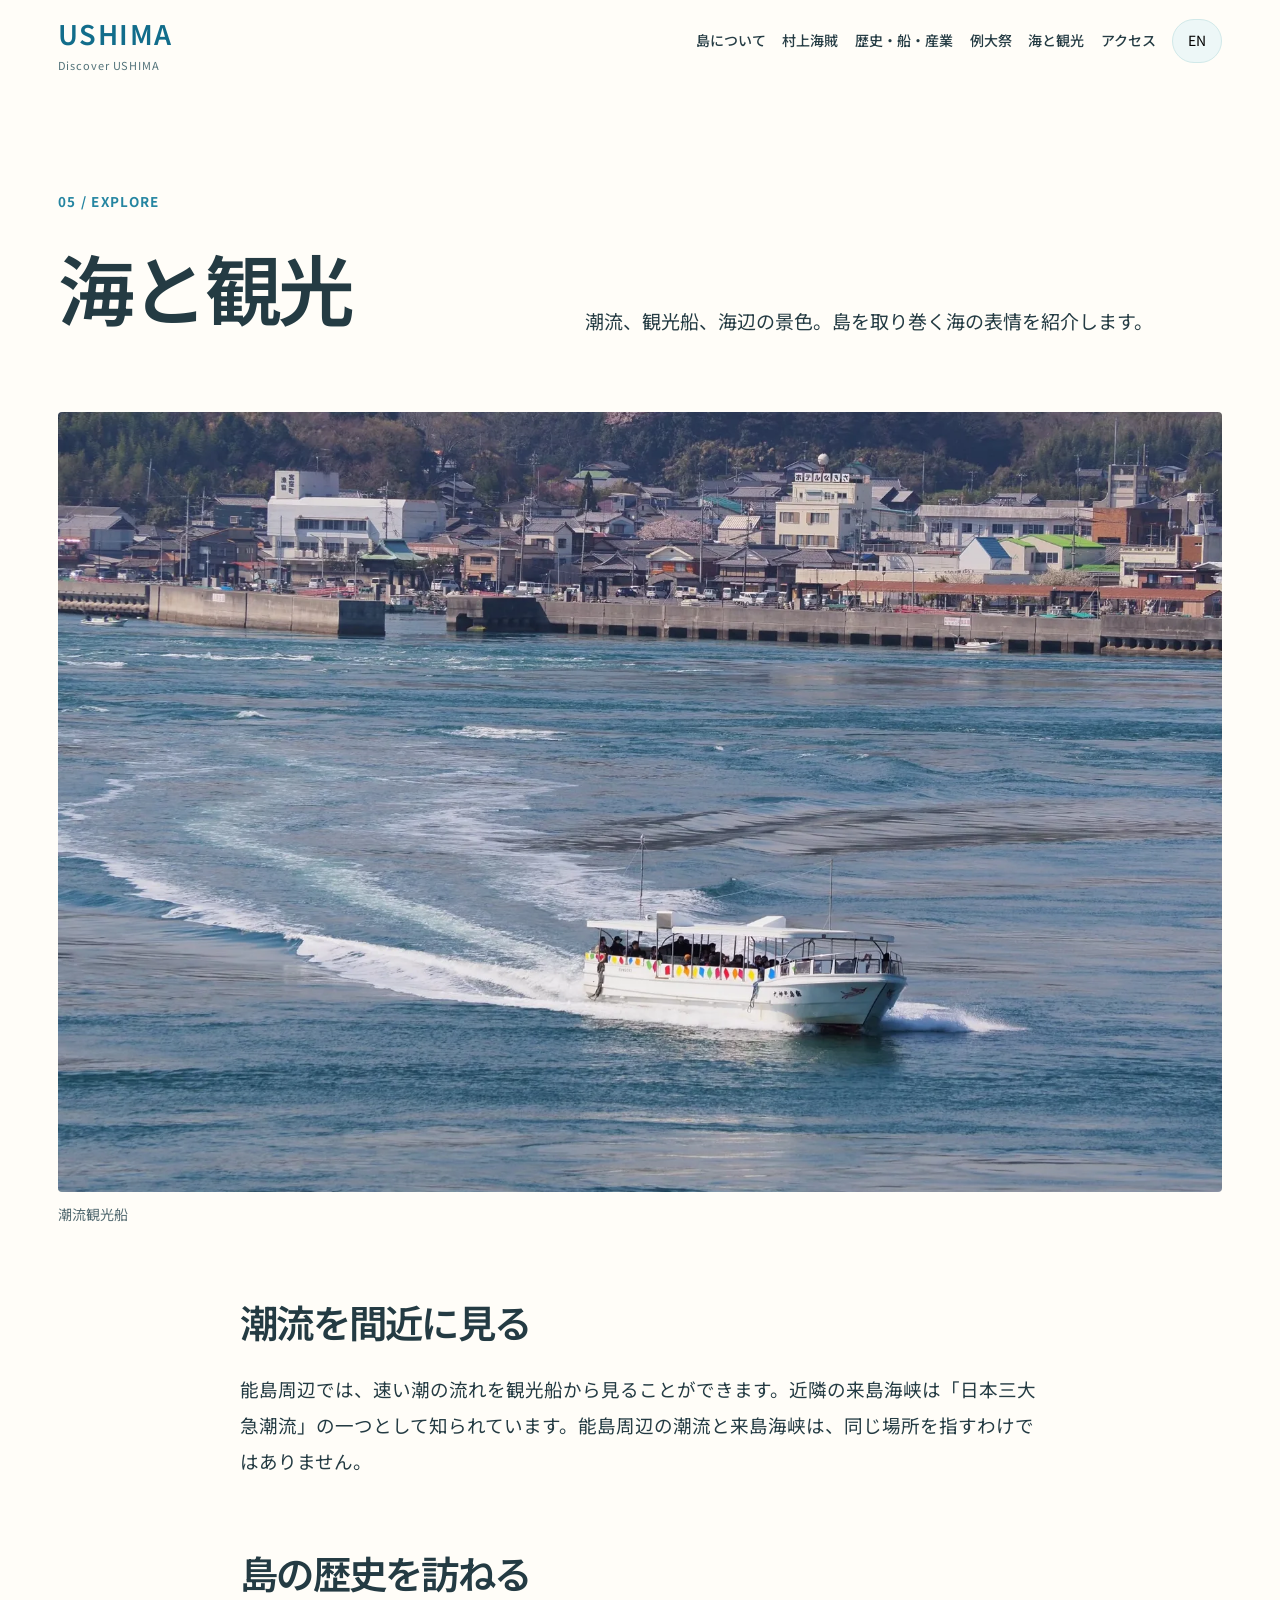
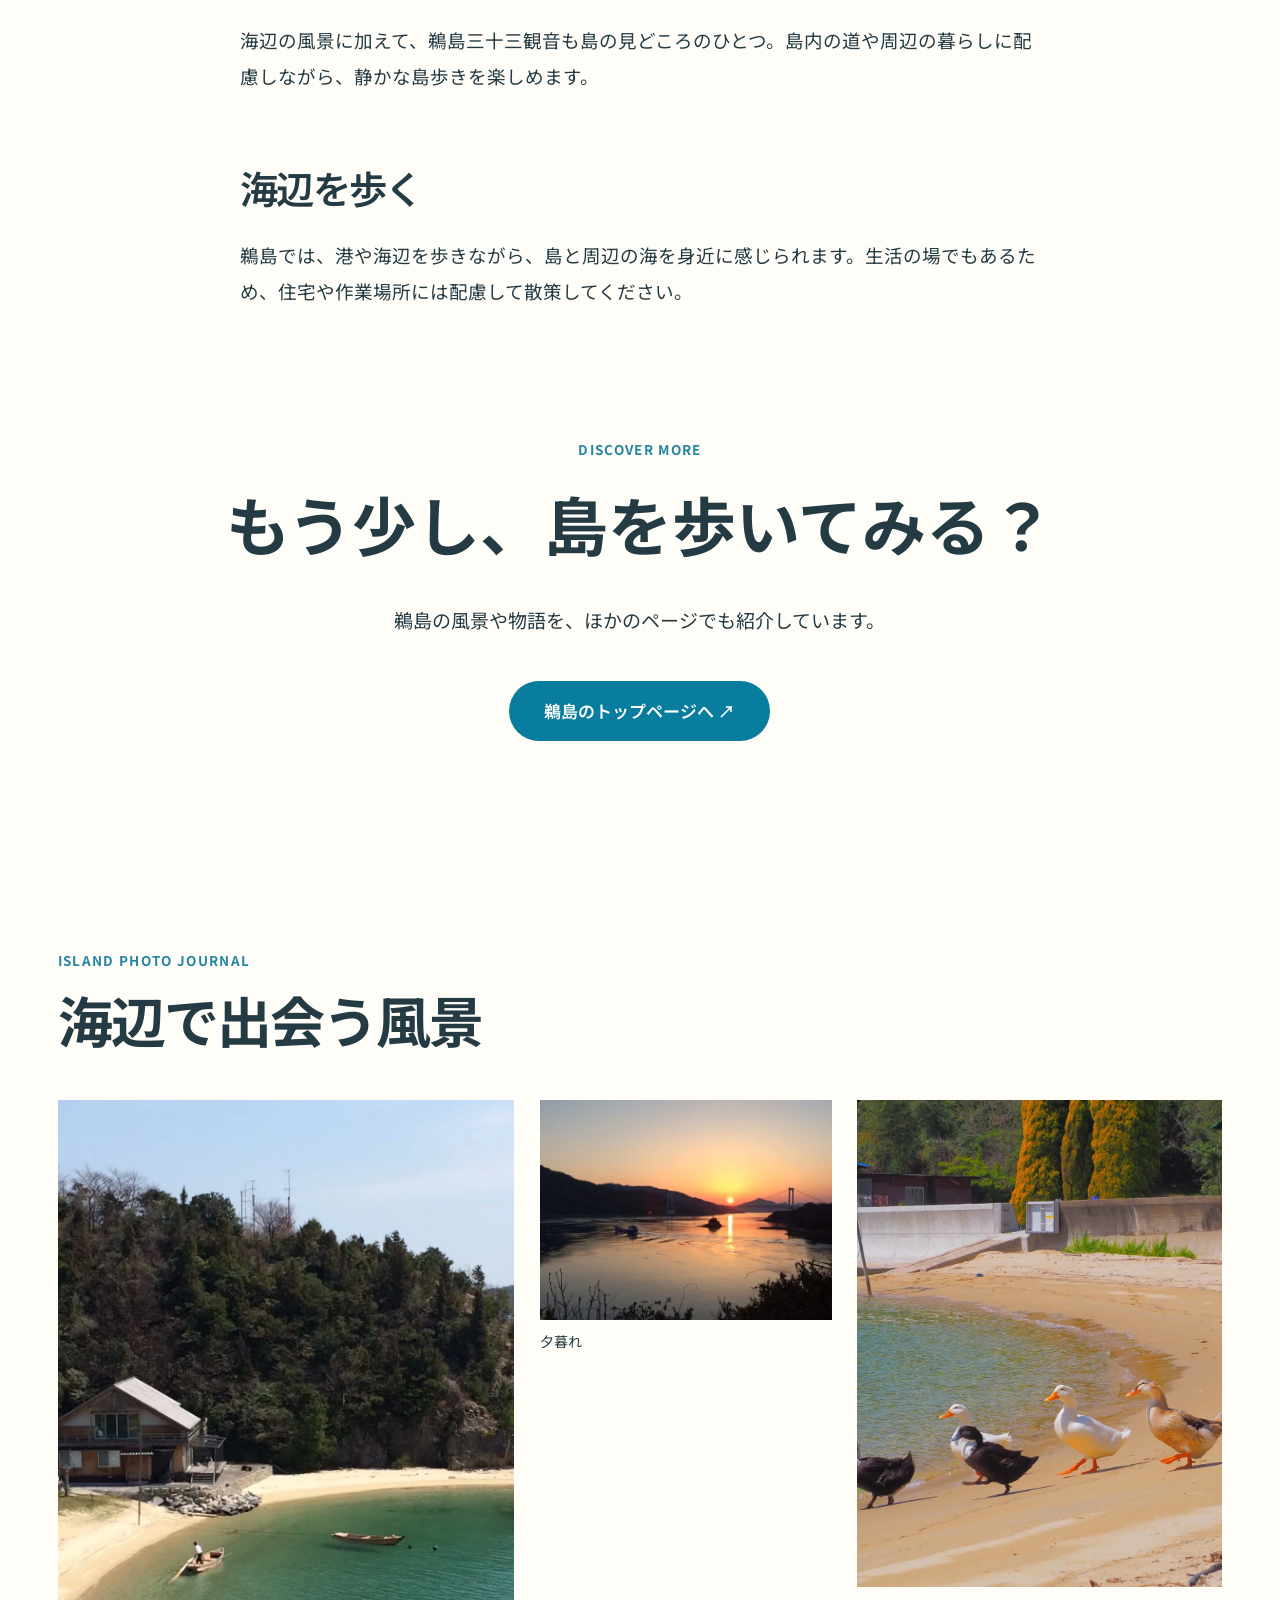
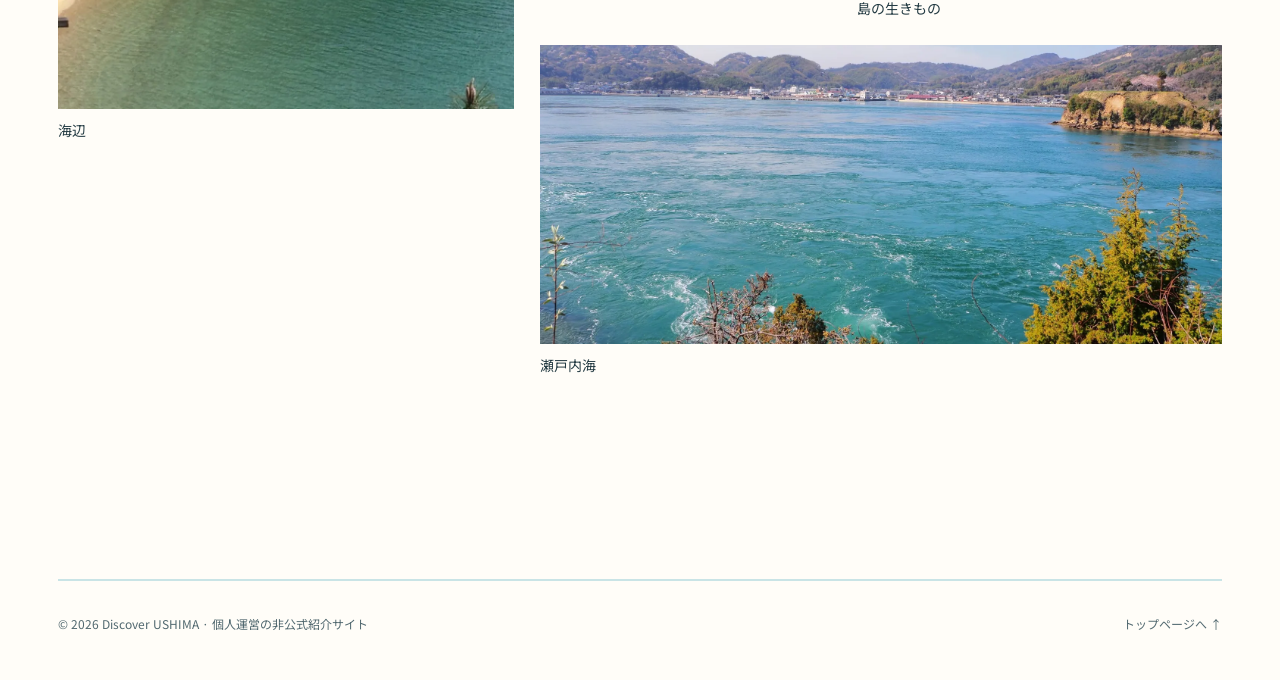
<file: sea.html>
<!DOCTYPE html>

<html lang="ja"><head><meta charset="utf-8"/><meta content="width=device-width,initial-scale=1" name="viewport"/><meta content="愛媛県今治市・鵜島の歴史、船、例大祭、暮らし、観光とアクセスを紹介する個人運営サイト" name="description"/><title>Discover USHIMA</title><link href="style.css" rel="stylesheet"/></head><body><header class="sitehead shell"><a class="brand" href="index.html">USHIMA<small>Discover USHIMA</small></a><button aria-controls="nav" aria-expanded="false" class="menu" id="menu">MENU</button><nav class="nav" id="nav"><a href="about.html"><span data-en="About" data-ja="島について">島について</span></a><a href="murakami.html"><span data-en="Murakami" data-ja="村上海賊">村上海賊</span></a><a href="industry.html"><span data-en="Maritime history" data-ja="歴史・船・産業">歴史・船・産業</span></a><a href="festival.html"><span data-en="Festival" data-ja="例大祭">例大祭</span></a><a href="sea.html"><span data-en="Explore" data-ja="海と観光">海と観光</span></a><a href="access.html"><span data-en="Access" data-ja="アクセス">アクセス</span></a><button aria-label="Switch Japanese and English" class="lang" id="lang" title="一部の見出し・説明文の言語切替（全ページ翻訳ではありません）">EN</button></nav></header><main class="editorial-page page-sea"><div class="pageintro shell"><div><span class="eyebrow">05 / EXPLORE</span><h1><span data-en="Sea and exploring" data-ja="海と観光">海と観光</span></h1></div><p><span data-en="Tidal currents, sightseeing boats and coastal views." data-ja="潮流、観光船、海辺の景色。島を取り巻く海の表情を紹介します。">潮流、観光船、海辺の景色。島を取り巻く海の表情を紹介します。</span></p></div><section class="shell"><figure class="page-photo"><img alt="潮流を進む観光船" decoding="async" loading="lazy" sizes="(max-width: 700px) 94vw, 48vw" src="assets/current_tour.webp"/><figcaption><span data-en="Tidal-current sightseeing boat" data-ja="潮流観光船">潮流観光船</span></figcaption></figure><div class="prose"><h2><span data-en="See the currents up close" data-ja="潮流を間近に見る">潮流を間近に見る</span></h2><p><span data-en="Sightseeing boats take visitors near the swift currents around Noshima. The nearby Kurushima Strait is known for exceptionally strong tidal currents; it is a distinct location from the waters immediately around Noshima." data-ja="能島周辺では、速い潮の流れを観光船から見ることができます。近隣の来島海峡は「日本三大急潮流」の一つとして知られています。能島周辺の潮流と来島海峡は、同じ場所を指すわけではありません。">能島周辺では、速い潮の流れを観光船から見ることができます。近隣の来島海峡は「日本三大急潮流」の一つとして知られています。能島周辺の潮流と来島海峡は、同じ場所を指すわけではありません。</span></p><h2>島の歴史を訪ねる</h2><p>海辺の風景に加えて、鵜島三十三観音も島の見どころのひとつ。島内の道や周辺の暮らしに配慮しながら、静かな島歩きを楽しめます。</p><h2><span data-en="Along the shore" data-ja="海辺を歩く">海辺を歩く</span></h2><p><span data-en="Walking by the port and shore offers a close view of island life. Please respect homes and working areas." data-ja="鵜島では、港や海辺を歩きながら、島と周辺の海を身近に感じられます。生活の場でもあるため、住宅や作業場所には配慮して散策してください。">鵜島では、港や海辺を歩きながら、島と周辺の海を身近に感じられます。生活の場でもあるため、住宅や作業場所には配慮して散策してください。</span></p></div></section><section class="magazine-end shell"><span class="eyebrow">DISCOVER MORE</span><h2>もう少し、島を歩いてみる？</h2><p>鵜島の風景や物語を、ほかのページでも紹介しています。</p><a href="index.html">鵜島のトップページへ ↗</a></section><section aria-label="鵜島のフォトストーリー" class="photo-journal shell"><div class="photo-journal-heading"><span class="eyebrow">ISLAND PHOTO JOURNAL</span><h2>海辺で出会う風景</h2></div><div class="photo-journal-grid"><figure class="journal-item journal-item-1"><img alt="海辺" decoding="async" loading="lazy" sizes="(max-width: 700px) 94vw, 48vw" src="assets/beach.webp"/><figcaption>海辺</figcaption></figure><figure class="journal-item journal-item-2"><img alt="夕暮れ" decoding="async" loading="lazy" sizes="(max-width: 700px) 94vw, 48vw" src="assets/sunset.webp"/><figcaption>夕暮れ</figcaption></figure><figure class="journal-item journal-item-3"><img alt="島の生きもの" decoding="async" loading="lazy" sizes="(max-width: 700px) 94vw, 48vw" src="assets/ducks.webp"/><figcaption>島の生きもの</figcaption></figure><figure class="journal-item journal-item-4"><img alt="瀬戸内海" decoding="async" loading="lazy" sizes="(max-width: 700px) 94vw, 48vw" src="assets/sea.webp"/><figcaption>瀬戸内海</figcaption></figure></div></section></main><footer class="foot shell"><span>© 2026 Discover USHIMA · <span data-en="Independently operated, unofficial website" data-ja="個人運営の非公式紹介サイト">個人運営の非公式紹介サイト</span></span><a href="index.html"><span data-en="Back to top ↑" data-ja="トップページへ ↑">トップページへ ↑</span></a></footer><script src="script.js"></script></body></html>
</file>
<file: base.css>
/* Discover USHIMA 共通スタイル（新デザイン用）。旧ページの style.css とは独立 */
:root{
  --paper:#f6f3ec;
  --ink:#1f2a2e;
  --muted:#5d6a6e;
  --line:#d9d3c4;
  --deep:#1c2a2a;
  --deep-ink:#e9e6dc;
  --sand:#b8a886;
  --serif:"Hiragino Mincho ProN","Yu Mincho","Noto Serif JP","YuMincho",serif;
  --sans:"Hiragino Sans","Hiragino Kaku Gothic ProN","Yu Gothic","Noto Sans JP",system-ui,sans-serif;
}
*{box-sizing:border-box}
html{scroll-behavior:smooth;-webkit-text-size-adjust:100%}
body{margin:0;background:var(--paper);color:var(--ink);font-family:var(--sans);font-size:1.0625rem;line-height:1.95;letter-spacing:.02em}
img{display:block;max-width:100%;height:auto}
a{color:inherit}
:focus-visible{outline:3px solid #2f6f73;outline-offset:3px}
.skip{position:absolute;left:-999px;top:0;background:#fff;color:#000;padding:.6rem 1rem;z-index:100}
.skip:focus{left:8px;top:8px}

/* header */
.top{position:fixed;inset:0 0 auto 0;z-index:50;display:flex;align-items:center;justify-content:space-between;padding:1rem clamp(1rem,4vw,2.5rem);color:#fff;transition:background .35s,color .35s,box-shadow .35s}
.top:not(.solid):not(.menu-open) .brand,.top:not(.solid):not(.menu-open) .nav a{text-shadow:0 1px 12px rgba(0,0,0,.4)}
.top.solid{background:rgba(246,243,236,.94);color:var(--ink);box-shadow:0 1px 0 var(--line);backdrop-filter:blur(6px)}
.brand{font-family:var(--serif);font-size:1.25rem;letter-spacing:.18em;text-decoration:none}
.nav{display:flex;gap:1.6rem;align-items:center;font-size:.92rem}
.nav a{text-decoration:none;padding:.3rem 0;border-bottom:1px solid transparent}
.nav a:hover{border-bottom-color:currentColor}
.nav a[aria-current="page"]{border-bottom-color:currentColor}
.lang,.menu{font:inherit;color:inherit;background:transparent;border:1px solid currentColor;border-radius:999px;padding:.2rem .85rem;cursor:pointer;font-size:.85rem}
.menu{display:none}
@media (max-width:860px){
  .menu{display:inline-block}
  .nav{position:fixed;inset:0 0 auto 0;top:0;flex-direction:column;align-items:flex-start;gap:.4rem;padding:5rem 1.5rem 1.6rem;background:var(--paper);color:var(--ink);transform:translateY(-110%);transition:transform .35s;box-shadow:0 8px 24px rgba(0,0,0,.15);font-size:1.05rem}
  .nav.open{transform:none}
  .top .menu,.top .brand{position:relative;z-index:60}
  .top.menu-open{color:var(--ink)}
}

/* hero */
.hero{position:relative;height:100vh;height:100svh;min-height:520px;overflow:hidden;background:var(--deep)}
.hero img{position:absolute;inset:0;width:100%;height:100%;object-fit:cover;animation:heroZoom 2.4s cubic-bezier(.2,.6,.2,1) both}
.hero::after{content:"";position:absolute;inset:0;background:linear-gradient(to top,rgba(10,22,24,.62),rgba(10,22,24,0) 55%),linear-gradient(to bottom,rgba(10,22,24,.6),rgba(10,22,24,0) 30%)}
.hero h1{position:absolute;z-index:2;left:clamp(1.2rem,6vw,5rem);bottom:clamp(2.5rem,9vh,5rem);margin:0;color:#fff;font-family:var(--serif);font-weight:500;font-size:clamp(2.4rem,6.2vw,4.6rem);letter-spacing:.14em;line-height:1.3;text-shadow:0 2px 24px rgba(0,0,0,.35);animation:heroTitle 1.4s ease .5s both}
@keyframes heroZoom{from{transform:scale(1.06)}to{transform:scale(1)}}
@keyframes heroTitle{from{opacity:0;transform:translateY(14px)}to{opacity:1;transform:none}}
.cue{position:absolute;z-index:2;right:clamp(1.2rem,5vw,3rem);bottom:2.2rem;width:1px;height:64px;background:rgba(255,255,255,.7);overflow:hidden}
.cue::after{content:"";position:absolute;left:0;top:-30px;width:1px;height:30px;background:#fff;animation:cue 2.4s ease-in-out infinite}
@keyframes cue{to{transform:translateY(100px)}}

/* chapters */
.chapter{padding:clamp(4.5rem,11vw,9rem) 0}
.chapter.tight{padding-top:0}
.chapter.loose{padding:clamp(6rem,14vw,12rem) 0}
.wrap{width:min(1120px,100% - 2.4rem);margin-inline:auto}
.chapter h2{font-family:var(--serif);font-weight:500;font-size:clamp(1.6rem,3.2vw,2.2rem);letter-spacing:.1em;line-height:1.5;margin:0 0 1.4rem}
.chapter p{margin:0 0 1.1rem;max-width:34em}
.cols{display:grid;grid-template-columns:minmax(0,5fr) minmax(0,7fr);gap:clamp(1.8rem,5vw,4.5rem);align-items:center}
.cols.flip{grid-template-columns:minmax(0,7fr) minmax(0,5fr)}
.cols.flip .text{order:2}
@media (max-width:860px){.cols,.cols.flip{grid-template-columns:1fr}.cols.flip .text{order:0}}
.facts{margin:1.6rem 0 0;padding:1.1rem 0 0;border-top:1px solid var(--line);display:grid;grid-template-columns:auto 1fr;gap:.5rem 1.6rem;font-size:.97rem}
.facts dt{color:var(--muted)}
.facts dd{margin:0}
.src,.chapter .src{font-size:.82rem;color:var(--muted);line-height:1.7;margin-top:1rem}
.src a{color:inherit}

/* photos */
figure{margin:0}
.zoom{display:block;width:100%;padding:0;border:0;background:#cfd3cc;cursor:zoom-in;overflow:hidden;position:relative}
.zoom img{width:100%;transition:transform 1.2s cubic-bezier(.2,.6,.2,1)}
.zoom:hover img{transform:scale(1.025)}
.zoom::after{content:"";position:absolute;right:.8rem;bottom:.8rem;width:30px;height:30px;border-radius:50%;background:rgba(0,0,0,.42) url("data:image/svg+xml,%3Csvg xmlns='http://www.w3.org/2000/svg' viewBox='0 0 24 24' fill='none' stroke='white' stroke-width='2' stroke-linecap='round'%3E%3Cpath d='M14 4h6v6M10 20H4v-6M20 4l-7 7M4 20l7-7'/%3E%3C/svg%3E") center/16px no-repeat;opacity:.85}
figcaption{font-size:.85rem;color:var(--muted);margin-top:.6rem;letter-spacing:.06em}
.pair{display:grid;grid-template-columns:minmax(0,4fr) minmax(0,7fr);gap:clamp(.8rem,2vw,1.6rem);align-items:end;margin-top:clamp(2rem,5vw,3.4rem)}
@media (max-width:640px){.pair{grid-template-columns:1fr}}
@media (min-width:641px){.pair>figure:nth-child(2){margin-bottom:4rem}}

/* band */
.band{position:relative;height:min(78vh,760px);overflow:hidden;background:var(--deep)}
.band img{position:absolute;left:0;top:-12%;width:100%;height:124%;object-fit:cover;will-change:transform}
.band figcaption{position:absolute;z-index:2;left:clamp(1.2rem,4vw,3rem);bottom:1.2rem;margin:0;color:#fff;text-shadow:0 1px 10px rgba(0,0,0,.5)}
.band::after{content:"";position:absolute;inset:0;background:linear-gradient(to top,rgba(0,0,0,.35),rgba(0,0,0,0) 40%);pointer-events:none}

/* dark chapter */
.deep{background:var(--deep);color:var(--deep-ink)}
.deep h2{color:#f3efe3}
.deep .facts{border-top-color:rgba(233,230,220,.25)}
.deep .facts dt,.deep .src{color:#aab3ac}
.note,.chapter .note{margin-top:1.8rem;padding-left:1rem;border-left:2px solid var(--sand);font-size:.95rem;max-width:34em}

/* next / sources / footer */
.next{padding:clamp(3.5rem,8vw,6rem) 0}
.next ul{list-style:none;margin:0;padding:0;display:grid;grid-template-columns:repeat(auto-fit,minmax(200px,1fr));border-top:1px solid var(--line)}
.next li{border-bottom:1px solid var(--line)}
.next a{display:flex;justify-content:space-between;align-items:center;padding:1.3rem .4rem;text-decoration:none;font-family:var(--serif);font-size:1.15rem;letter-spacing:.08em}
.next a::after{content:"→";font-family:var(--sans);transition:transform .3s}
.next a:hover::after{transform:translateX(6px)}
.sources{padding:0 0 3rem}
.sources h2{font-size:.95rem;font-family:var(--sans);letter-spacing:.1em;margin:0 0 .6rem;font-weight:600}
.sources ul{margin:0;padding-left:1.2rem;font-size:.88rem;color:var(--muted);line-height:1.9}
footer{border-top:1px solid var(--line);padding:1.6rem 0 5rem;font-size:.85rem;color:var(--muted)}
footer .wrap{display:flex;flex-wrap:wrap;gap:.6rem 2rem;justify-content:space-between}

/* toc */
.toc{position:fixed;z-index:40;right:clamp(.8rem,2vw,1.8rem);top:50%;transform:translateY(-50%);opacity:0;pointer-events:none;transition:opacity .4s}
.toc.on{opacity:1;pointer-events:auto}
.toc ol{list-style:none;margin:0;padding:0;display:flex;flex-direction:column;gap:.9rem;align-items:flex-end}
.toc a{display:flex;align-items:center;gap:.7rem;text-decoration:none;font-size:.82rem;letter-spacing:.08em;color:var(--ink);padding:.15rem 0}
.toc a span{opacity:0;transform:translateX(6px);transition:.25s;background:rgba(246,243,236,.92);padding:.1rem .55rem;border-radius:4px;white-space:nowrap}
.toc a::after{content:"";width:9px;height:9px;border-radius:50%;border:1.5px solid var(--ink);background:transparent;transition:.25s;flex:none}
.toc a:hover span,.toc a:focus-visible span,.toc a[aria-current="true"] span{opacity:1;transform:none}
.toc a[aria-current="true"]::after{background:var(--ink)}
.toc.dark a{color:#fff}
.toc.dark a::after{border-color:#fff}
.toc.dark a[aria-current="true"]::after{background:#fff}
.toc.dark a span{background:rgba(28,42,42,.88)}
@media (max-width:860px){
  .toc{right:0;left:0;top:auto;bottom:0;transform:none;background:rgba(246,243,236,.95);border-top:1px solid var(--line)}
  .toc ol{flex-direction:row;justify-content:space-around;gap:0;align-items:stretch}
  .toc a{padding:.8rem .4rem;font-size:.8rem;color:var(--ink)!important}
  .toc a span{opacity:1;transform:none;background:none;padding:0}
  .toc a::after{display:none}
  .toc a[aria-current="true"]{font-weight:700;box-shadow:inset 0 -3px 0 var(--ink)}
}

/* lightbox */
dialog{border:0;padding:0;background:transparent;max-width:100vw;max-height:100vh;width:100vw;height:100vh}
dialog::backdrop{background:rgba(8,14,15,.92)}
.lb{display:flex;flex-direction:column;align-items:center;justify-content:center;height:100%;padding:3.2rem 1rem 1.4rem}
.lb img{max-width:min(96vw,1500px);max-height:80vh;width:auto;height:auto;object-fit:contain}
.lb p{color:#e9e6dc;margin:.9rem 0 0;font-size:.9rem}
.lb button{font:inherit;color:#fff;background:rgba(255,255,255,.12);border:1px solid rgba(255,255,255,.5);border-radius:999px;cursor:pointer}
.lb .lbclose{position:fixed;top:1rem;right:1rem;padding:.35rem 1.1rem}
.lb .lbprev,.lb .lbnext{position:fixed;top:50%;transform:translateY(-50%);width:44px;height:44px;font-size:1.2rem;line-height:1}
.lb .lbprev{left:clamp(.5rem,2vw,1.5rem)}
.lb .lbnext{right:clamp(.5rem,2vw,1.5rem)}
.lb .lbprev[hidden],.lb .lbnext[hidden]{display:none}
@media (max-width:640px){.lb .lbprev,.lb .lbnext{top:auto;bottom:1rem;transform:none}}

/* reveal */
.js .rv{opacity:0;transform:translateY(16px);transition:opacity 1s ease,transform 1s ease}
.js .rv.in{opacity:1;transform:none}
@media (prefers-reduced-motion:reduce){
  html{scroll-behavior:auto}
  .js .rv{opacity:1;transform:none;transition:none}
  .cue::after{animation:none}
  .zoom img{transition:none}
  .hero img,.hero h1{animation:none}
  .band img{top:0;height:100%;transform:none!important}
}
</file>
<file: style.css>
@import url('https://fonts.googleapis.com/css2?family=Noto+Sans+JP:wght@400;500;600&family=Noto+Serif+JP:wght@400;500&display=swap');
:root{--paper:#f5f3ed;--ink:#1f2827;--muted:#58625e;--line:#c9cdc7;--deep:#203c3d}*{box-sizing:border-box}html{scroll-behavior:smooth}body{margin:0;background:var(--paper);color:var(--ink);font-family:'Noto Sans JP',sans-serif;font-size:15px;line-height:1.95}img{max-width:100%;display:block}a{color:inherit;text-decoration:none}a:hover{text-decoration:underline;text-underline-offset:5px}button{font:inherit;cursor:pointer}a:focus-visible,button:focus-visible{outline:2px solid #b17d36;outline-offset:4px}.shell{width:min(90%,1240px);margin-inline:auto}.sitehead{min-height:90px;display:flex;justify-content:space-between;align-items:center;gap:24px;border-bottom:1px solid var(--line)}.brand{font-size:21px;letter-spacing:.03em;font-weight:600;white-space:nowrap}.brand small{display:block;font-size:9px;letter-spacing:.1em;font-weight:400;line-height:1.2}.nav{display:flex;gap:20px;align-items:center}.nav a{font-size:12px;white-space:nowrap}.lang,.menu{background:transparent;border:1px solid var(--line);padding:6px 12px;font-size:12px}.menu{display:none}.eyebrow{font-size:11px;letter-spacing:.11em;color:var(--muted);text-transform:uppercase}.hero{margin-top:24px;position:relative}.hero img{width:100%;height:min(69vh,760px);min-height:390px;object-fit:cover}.hero .overlay{position:absolute;bottom:0;left:0;right:0;padding:clamp(22px,5vw,76px);color:#fff;background:linear-gradient(transparent,rgba(0,0,0,.52))}.hero h1{font-weight:400;font-size:clamp(40px,8vw,108px);letter-spacing:-.045em;line-height:1.2;margin:0}.hero p{margin:10px 0 0}.intro{display:grid;grid-template-columns:.8fr 1.2fr;gap:10vw;padding:110px 0}.intro h2,.pageintro h1{font-family:'Noto Serif JP',serif;font-weight:400;line-height:1.45}.intro h2{font-size:clamp(27px,3.4vw,46px);margin:16px 0}.intro p{max-width:650px;font-size:17px}.section{padding:85px 0;border-top:1px solid var(--line)}.sectionhead{display:grid;grid-template-columns:.8fr 1.2fr;gap:8vw;margin-bottom:34px}.sectionhead h2{font-family:'Noto Serif JP',serif;font-size:clamp(27px,3.3vw,44px);font-weight:400;line-height:1.5;margin:8px 0}.sectionhead p{max-width:620px}.photo{margin:0}.photo img{width:100%;object-fit:cover;max-height:720px}.photo figcaption{font-size:12px;color:var(--muted);padding-top:10px}.split{display:grid;grid-template-columns:1.2fr .8fr;gap:6vw;align-items:center}.split.reverse{grid-template-columns:.8fr 1.2fr}.split.reverse figure{order:2}.split h3{font-family:'Noto Serif JP',serif;font-size:clamp(25px,3vw,38px);font-weight:400;line-height:1.5}.split p{max-width:500px}.textlink{display:inline-block;border-bottom:1px solid var(--ink);padding-bottom:3px;font-size:13px;margin-top:16px}.tiles{display:grid;grid-template-columns:repeat(3,1fr);gap:30px}.tile{border-top:1px solid var(--ink);padding-top:18px;min-height:185px}.tile span{font-size:11px;color:var(--muted)}.tile h3{font-family:'Noto Serif JP',serif;font-weight:400;font-size:23px;margin:12px 0}.tile p{font-size:13px;color:var(--muted)}.pageintro{padding:95px 0 60px;display:grid;grid-template-columns:.8fr 1.2fr;gap:8vw}.pageintro h1{font-size:clamp(34px,5vw,64px);margin:15px 0}.pageintro p{font-size:17px;align-self:end}.prose{max-width:740px;margin:0 auto;font-size:16px}.prose h2{font-family:'Noto Serif JP',serif;font-size:30px;font-weight:400;line-height:1.5;margin:65px 0 20px}.prose p{margin:0 0 23px}.wide{margin:48px 0 65px}.wide img{width:100%;max-height:650px;object-fit:cover}.wide figcaption{font-size:12px;color:var(--muted);margin-top:9px}.smallnote{font-size:12px;color:var(--muted)}.foot{margin-top:100px;padding:32px 0 45px;border-top:1px solid var(--line);display:flex;justify-content:space-between;gap:24px;font-size:12px;color:var(--muted)}.source{border-top:1px solid var(--line);padding-top:30px;margin-top:60px;font-size:13px}.source a{display:block;text-decoration:underline;margin:10px 0}.two-photos{display:grid;grid-template-columns:1.2fr .8fr;gap:24px;align-items:start}.two-photos figure:nth-child(2){margin-top:70px}.two-photos img{width:100%;height:380px;object-fit:cover}.cta{padding:65px 0;border-top:1px solid var(--line);display:flex;justify-content:space-between;align-items:center;gap:20px}.cta h2{font-family:'Noto Serif JP',serif;font-weight:400}.page-photo{margin:0 0 55px}.page-photo img{width:100%;max-height:670px;object-fit:cover}.page-photo figcaption{font-size:12px;color:var(--muted);margin-top:10px}.ferry{padding:26px 0;border-top:1px solid var(--line);font-size:19px}.ferry small{display:block;font-size:12px;color:var(--muted)}@media(max-width:900px){.menu{display:block}.nav{display:none;position:absolute;top:80px;left:0;right:0;background:var(--paper);padding:26px 5%;z-index:9;border-bottom:1px solid var(--line);flex-direction:column;align-items:stretch;gap:16px}.nav.open{display:flex}.sitehead{position:relative;min-height:80px}.intro,.sectionhead,.pageintro{grid-template-columns:1fr;gap:12px}.intro{padding:65px 0}.pageintro{padding:55px 0 25px}.section{padding:60px 0}.split,.split.reverse{grid-template-columns:1fr;gap:20px}.split.reverse figure{order:0}.tiles{grid-template-columns:1fr}.tile{min-height:auto;padding-bottom:16px}.two-photos{grid-template-columns:1fr}.two-photos figure:nth-child(2){margin-top:0}.hero img{height:67vh;min-height:420px}.foot,.cta{flex-direction:column;align-items:flex-start}.prose h2{margin-top:45px}}@media(prefers-reduced-motion:reduce){html{scroll-behavior:auto}}
.history-expanded{padding-top:25px;padding-bottom:35px}.history-kicker{font-size:12px;letter-spacing:.06em;color:var(--muted);border-top:1px solid var(--line);padding-top:24px}.history-home .history-links{display:flex;gap:30px;flex-wrap:wrap;border-top:1px solid var(--line);padding-top:22px}.history-links a{border-bottom:1px solid var(--ink);font-size:14px;padding-bottom:5px}

/* Editorial feature navigation: legible, deliberately prominent */
.feature-list{border-top:1px solid var(--ink)}
.feature-link{display:grid;grid-template-columns:70px minmax(0,1fr) 44px;gap:clamp(16px,3vw,48px);align-items:center;padding:clamp(28px,4.5vw,58px) 0;border-bottom:1px solid var(--line);text-decoration:none;transition:padding-left .2s ease}
.feature-link:hover{padding-left:12px;text-decoration:none}
.feature-num{align-self:start;font-size:16px;font-weight:500;color:var(--muted);font-variant-numeric:tabular-nums}
.feature-copy h3{font-family:'Noto Serif JP',serif;font-size:clamp(34px,4.3vw,60px);font-weight:500;letter-spacing:-.035em;line-height:1.35;margin:0 0 12px}
.feature-copy p{font-size:clamp(16px,1.55vw,20px);line-height:1.75;color:var(--muted);margin:0}
.feature-arrow{font-size:clamp(24px,2.7vw,36px);font-weight:300;justify-self:end}
@media(max-width:600px){.feature-link{grid-template-columns:36px minmax(0,1fr) 24px;gap:12px;padding:30px 0}.feature-copy h3{font-size:clamp(29px,8vw,40px);margin-bottom:9px}.feature-copy p{font-size:16px}.feature-num{font-size:14px}.feature-arrow{font-size:22px}.feature-link:hover{padding-left:0}}
@media(prefers-reduced-motion:reduce){.feature-link{transition:none}}


/* Ushima Editorial Edition 2026 — design system */
:root{--paper:#f4f0e7;--ink:#192e30;--muted:#495e5e;--line:#b7c2bd;--deep:#15383d}
body{font-size:17px;line-height:1.95;-webkit-font-smoothing:antialiased}
.shell{width:min(91%,1380px)}
.sitehead{min-height:92px}.brand{font-size:26px;letter-spacing:.13em}.brand small{font-size:11px;letter-spacing:.08em}.nav{gap:clamp(10px,1.3vw,23px)}.nav a,.lang,.menu{font-size:14px}.nav a{font-weight:500}
.eyebrow{font-size:13px;letter-spacing:.12em;font-weight:600}.sectionhead p,.split p,.intro p,.pageintro p,.prose{font-size:clamp(17px,1.3vw,19px)}
.hero-cinematic{width:100%;margin-top:0;overflow:hidden}.hero-cinematic img{height:min(87svh,950px);min-height:580px;filter:brightness(.8);object-position:center 55%}.hero-cinematic .overlay{padding:clamp(32px,8vw,140px) max(4.5vw,calc((100vw - 1380px)/2));background:linear-gradient(0deg,rgba(6,26,31,.75),transparent 88%)}
.hero-cinematic h1{font-family:'Noto Serif JP',serif;font-size:clamp(48px,7.5vw,116px);font-weight:500;letter-spacing:-.055em;line-height:1.3;max-width:1100px;text-wrap:balance}.hero-cinematic p{font-size:clamp(17px,1.8vw,24px)}.hero-cta{display:inline-flex;gap:36px;align-items:center;border-bottom:1px solid #fff;padding:12px 0;margin-top:24px;font-size:17px}
.intro{padding:clamp(80px,12vw,170px) 0}.intro h2{font-size:clamp(42px,5vw,78px)}.intro p{max-width:730px;font-size:clamp(18px,1.6vw,23px)}
.section{padding:clamp(70px,10vw,140px) 0}.sectionhead h2{font-size:clamp(36px,4.4vw,68px);line-height:1.35}.sectionhead{align-items:end}.feature-link{grid-template-columns:52px minmax(0,1fr) 42px minmax(190px,33%);gap:clamp(16px,3vw,45px);padding:clamp(28px,4vw,55px) 0}.feature-copy h3{font-size:clamp(40px,5.6vw,90px)}.feature-copy p{font-size:clamp(17px,1.6vw,22px)}.feature-image{margin:0;overflow:hidden;aspect-ratio:1.65}.feature-image img{width:100%;height:100%;object-fit:cover;transition:transform .65s ease}.feature-link:hover .feature-image img{transform:scale(1.045)}
.image-interlude{position:relative;height:clamp(430px,68vw,800px);overflow:hidden;background:var(--deep)}.image-interlude img{width:100%;height:100%;object-fit:cover;filter:brightness(.63)}.image-interlude-copy{position:absolute;inset:auto 5% 11%;color:white}.image-interlude-copy span{font-size:14px;letter-spacing:.16em}.image-interlude-copy p{font-family:'Noto Serif JP',serif;font-size:clamp(42px,7vw,104px);margin:12px 0}
.history-home{padding-top:120px}.history-links a,.textlink{font-size:17px}.split{gap:clamp(32px,8vw,120px)}.split h3{font-size:clamp(36px,4.2vw,68px)}.photo img{max-height:none;aspect-ratio:1.15}.split.reverse .photo img{aspect-ratio:1.45}.photo figcaption,.wide figcaption,.page-photo figcaption{font-size:14px}
.pageintro{padding:clamp(85px,10vw,160px) 0 80px}.pageintro h1{font-size:clamp(48px,6.4vw,100px)}.prose{max-width:800px}.prose h2{font-size:clamp(31px,3.6vw,52px)}.wide img,.page-photo img{max-height:780px}.tiles{gap:36px}.tile h3{font-size:clamp(26px,2.8vw,40px)}.tile p,.source,.smallnote{font-size:15px}.ferry{font-size:22px}
@media(max-width:1100px){.sitehead .nav{gap:12px}.nav a{font-size:12px}}
@media(max-width:900px){.nav a{font-size:19px}.nav{top:80px}.feature-link{grid-template-columns:36px 1fr 28px}.feature-image{grid-column:2 / 4;aspect-ratio:1.9;width:100%}.feature-copy h3{font-size:clamp(38px,7vw,64px)}.hero-cinematic img{min-height:560px;height:77svh}.hero-cinematic .overlay{padding:38px 5%}.pageintro{padding-top:70px}}
@media(max-width:600px){.shell{width:90%}.hero-cinematic h1{font-size:clamp(44px,11vw,65px)}.hero-cinematic img{min-height:520px}.intro{padding:75px 0}.section{padding:75px 0}.feature-link{gap:12px;padding:36px 0}.feature-copy h3{font-size:clamp(36px,9vw,50px)}.feature-copy p{font-size:17px}.feature-image{aspect-ratio:1.55}.sectionhead h2{font-size:clamp(34px,9vw,48px)}.image-interlude{height:500px}.image-interlude-copy p{font-size:52px}.pageintro h1{font-size:clamp(42px,10vw,65px)}.foot{font-size:13px}}
@media(prefers-reduced-motion:reduce){*,*::before,*::after{scroll-behavior:auto!important;transition:none!important;animation:none!important}}


/* Travel magazine redesign: approachable, warm, and image-led */
:root{--paper:#fffdf8;--ink:#243b43;--muted:#526970;--line:#d8e4e1;--deep:#167e9c;--sun:#e7a45b}
body{background:var(--paper);font-family:'Noto Sans JP',sans-serif;font-size:17px;line-height:1.85}
.sitehead{border:0;min-height:82px}.brand{color:#126d8b;font-size:27px;letter-spacing:.055em}.brand small{color:#53737a;font-size:11px}.nav a{font-size:14px}.nav a:hover{color:#117f9e}.lang,.menu{border-radius:50px;padding:8px 15px;background:#edf7f7;border-color:#d1e9e9}
.hero-cinematic{height:min(83svh,820px);min-height:560px}.hero-cinematic img{height:100%;min-height:0;filter:none;object-position:center 55%}.hero-cinematic .overlay{background:linear-gradient(0deg,rgba(9,45,62,.75),rgba(9,45,62,.1) 70%,transparent);padding-bottom:clamp(55px,9vw,130px)}
.hero-cinematic h1{font-family:'Noto Sans JP',sans-serif;font-size:clamp(42px,6.8vw,92px);font-weight:600;letter-spacing:-.045em;line-height:1.28;text-shadow:0 2px 20px #1238}.hero-cinematic p{font-size:clamp(17px,1.7vw,23px)}.hero-cta{border:0;border-radius:50px;background:#fff;color:#146f8a;padding:13px 23px;font-weight:600;gap:22px;transition:transform .2s,background .2s}.hero-cta:hover{background:#e5f8fa;transform:translateY(-3px);text-decoration:none}
.intro{padding:clamp(72px,9vw,120px) 0;gap:5vw}.intro h2,.sectionhead h2,.split h3,.pageintro h1,.prose h2{font-family:'Noto Sans JP',sans-serif;font-weight:600;letter-spacing:-.045em}.intro h2{font-size:clamp(38px,4.5vw,64px)}.intro p{font-size:clamp(17px,1.5vw,21px)}.eyebrow{color:#2585a1;font-size:12px;letter-spacing:.07em}
.section{padding:clamp(65px,8vw,110px) 0}.sectionhead h2{font-size:clamp(34px,4vw,60px)}.feature-link{grid-template-columns:40px minmax(0,1fr) 30px minmax(180px,34%);padding:32px 0}.feature-copy h3{font-family:'Noto Sans JP',sans-serif;font-size:clamp(34px,4.3vw,65px);font-weight:600}.feature-copy p{font-size:clamp(16px,1.4vw,19px)}.feature-image{aspect-ratio:1.7;border-radius:5px}.feature-num{color:#1a91aa}.feature-arrow{color:#1a91aa}
.image-interlude{height:clamp(380px,55vw,650px)}.image-interlude img{filter:brightness(.82)}.image-interlude-copy p{font-family:'Noto Sans JP',sans-serif;font-size:clamp(39px,6vw,76px);font-weight:600;text-shadow:0 2px 20px #1238}
.history-home{padding-top:75px}.history-links a,.textlink{color:#087d9d;border-color:#087d9d;font-weight:600}.split h3{font-size:clamp(33px,4vw,58px)}.photo img{border-radius:4px}.pageintro{padding:clamp(60px,8vw,110px) 0 55px}.pageintro h1{font-size:clamp(43px,6vw,82px)}.pageintro p{font-size:19px}.page-photo img,.wide img{border-radius:4px}.prose{line-height:2}.prose h2{font-size:clamp(29px,3vw,43px)}.foot{border-top:2px solid #c9e4e6}.ferry{border-color:#c9e4e6}
.magazine-lead{padding:95px 0 55px;display:grid;grid-template-columns:1fr 1fr;gap:6vw;align-items:center}.magazine-lead h2{font-size:clamp(36px,4.3vw,62px);line-height:1.4;letter-spacing:-.04em}.magazine-lead p{font-size:19px}.magazine-lead img{width:100%;height:460px;object-fit:cover;border-radius:4px}.magazine-band{background:#e9f6f4;padding:90px 0}.magazine-band .shell{display:grid;grid-template-columns:1fr 1.2fr;align-items:center;gap:7vw}.magazine-band h2{font-size:clamp(35px,4.5vw,64px);line-height:1.35}.magazine-band img{width:100%;height:430px;object-fit:cover;border-radius:4px}.magazine-band p{font-size:18px}.magazine-end{padding:100px 0;text-align:center}.magazine-end h2{font-size:clamp(36px,5vw,66px);margin:0 0 20px}.magazine-end p{font-size:19px}.magazine-end a{display:inline-block;margin-top:25px;background:#087d9d;color:#fff;padding:14px 35px;border-radius:40px;font-weight:600}
@media(max-width:900px){.nav{background:#fffdf8;box-shadow:0 15px 25px #1232}.nav a{font-size:18px}.magazine-lead,.magazine-band .shell{grid-template-columns:1fr}.magazine-lead img,.magazine-band img{height:350px}.feature-link{grid-template-columns:30px 1fr 26px}.feature-image{grid-column:2 / 4}.hero-cinematic{min-height:540px;height:75svh}}
@media(max-width:600px){.hero-cinematic{min-height:500px}.hero-cinematic h1{font-size:clamp(41px,10vw,57px)}.hero-cinematic .overlay{padding:35px 6% 60px}.intro{padding:65px 0}.section{padding:60px 0}.feature-copy h3{font-size:clamp(32px,8.2vw,46px)}.feature-image{aspect-ratio:1.6}.magazine-lead{padding:55px 0}.magazine-band{padding:60px 0}.magazine-lead img,.magazine-band img{height:260px}.magazine-end{padding:70px 0}}
@media(prefers-reduced-motion:reduce){.hero-cta{transition:none}}

/* Editorial photo journal: varied crops, no card chrome */
.photo-journal{padding-block:clamp(56px,8vw,116px)}
.photo-journal-heading{margin-bottom:clamp(22px,4vw,48px)}
.photo-journal-heading h2{font-size:clamp(30px,4.3vw,62px);line-height:1.2;margin:12px 0 0;letter-spacing:-.035em}
.photo-journal-grid{display:grid;grid-template-columns:1.25fr .8fr 1fr;gap:clamp(12px,2vw,28px);align-items:start}
.journal-item{margin:0;min-width:0}
.journal-item img{width:100%;height:100%;object-fit:cover;display:block;transition:transform .55s ease}
.journal-item{overflow:hidden}
.journal-item:nth-child(1){grid-row:span 2}
.journal-item:nth-child(1) img{aspect-ratio:3/4}
.journal-item:nth-child(2) img{aspect-ratio:4/3}
.journal-item:nth-child(3) img{aspect-ratio:3/4}
.journal-item:nth-child(4){grid-column:2/4}
.journal-item:nth-child(4) img{aspect-ratio:16/7}
.journal-item figcaption{font-size:14px;line-height:1.6;padding:10px 0 0;color:inherit}
@media(hover:hover){.journal-item:hover img{transform:scale(1.025)}}
@media(max-width:700px){.photo-journal-grid{grid-template-columns:1fr 1fr;gap:14px}.journal-item:nth-child(1){grid-row:auto;grid-column:1/3}.journal-item:nth-child(1) img{aspect-ratio:16/10}.journal-item:nth-child(2) img,.journal-item:nth-child(3) img{aspect-ratio:3/4}.journal-item:nth-child(4){grid-column:1/3}.journal-item:nth-child(4) img{aspect-ratio:16/9}.journal-item figcaption{font-size:13px}}
@media(prefers-reduced-motion:reduce){.journal-item img{transition:none}.journal-item:hover img{transform:none}}

/* Photos integrated into the existing narrative instead of a standalone gallery */
.magazine-lead{position:relative}
.integrated-photo{margin:0;min-width:0}
.integrated-photo img{display:block;width:100%;height:100%;object-fit:cover;border-radius:2px}
.integrated-photo figcaption{font-size:14px;line-height:1.6;margin-top:8px;color:#54636a}
.magazine-lead .lead-extra{grid-column:1/-1;width:min(42%,380px);justify-self:end;margin-top:-30px;margin-right:5%}
.magazine-lead .lead-extra img{aspect-ratio:4/3}
.history-home .history-extra{width:min(48%,480px);margin:30px 0 0 auto}
.history-home .history-extra img{aspect-ratio:16/10}
.split .life-extra{width:min(45%,300px);align-self:end;margin:24px 0 0 auto}
.split .life-extra img{aspect-ratio:4/5}
.split.reverse .visit-extra{width:min(45%,300px);align-self:end;margin:24px auto 0 0}
.split.reverse .visit-extra img{aspect-ratio:4/5}
@media(max-width:700px){.magazine-lead .lead-extra,.history-home .history-extra,.split .life-extra,.split.reverse .visit-extra{width:65%;margin:20px 0 0 auto}.integrated-photo figcaption{font-size:13px}}

/* V4: intentional magazine compositions; no isolated narrow photos */
.section.shell{padding-block:clamp(48px,6vw,86px)}
.split{align-items:start;column-gap:clamp(24px,5vw,76px);row-gap:20px}
.split .life-extra,.split.reverse .visit-extra{width:100%;margin:18px 0 0;align-self:auto}
.split .life-extra img{aspect-ratio:16/10;max-height:330px}
.split.reverse .visit-extra{grid-column:2;order:3}
.split.reverse .visit-extra img{aspect-ratio:16/9;max-height:300px}
.history-home .history-extra{width:100%;margin:24px 0 36px}
.history-home .history-extra img{aspect-ratio:2.3;max-height:450px}
.magazine-lead .lead-extra{width:100%;margin:20px 0 0;justify-self:stretch;grid-column:auto}
.magazine-lead .lead-extra img{aspect-ratio:16/9;max-height:450px}
.integrated-photo figcaption{margin-top:6px;font-size:14px}
@media(max-width:900px){
 .split.reverse .visit-extra{grid-column:1;order:3}
 .split .life-extra,.split.reverse .visit-extra,.history-home .history-extra,.magazine-lead .lead-extra{width:100%;margin:16px 0 0}
 .split .life-extra img,.split.reverse .visit-extra img{aspect-ratio:16/10}
 .history-home .history-extra img{aspect-ratio:16/10}
}

/* Official-source editorial integration */
.source-editorial{padding-top:clamp(48px,7vw,100px);padding-bottom:clamp(48px,7vw,100px);border-top:1px solid #e5e5df;margin-top:clamp(36px,5vw,70px)}
.source-editorial>h2{font-size:clamp(29px,4vw,54px);line-height:1.3;letter-spacing:-.035em;margin:0 0 32px}
.source-story{display:grid;grid-template-columns:minmax(210px,.75fr) minmax(0,1.25fr);gap:16px 44px;padding:28px 0;border-top:1px solid #d8ddd9;align-items:start}
.source-story h3{font-size:clamp(21px,2.4vw,32px);line-height:1.45;margin:0;grid-row:span 2}
.source-story p{font-size:clamp(16px,1.3vw,18px);line-height:1.95;margin:0;max-width:68ch}
.source-links{display:flex;flex-wrap:wrap;gap:8px 24px}
.source-links a{font-size:15px;text-decoration:underline;text-underline-offset:5px;color:#1c5964}
.source-links a:hover{color:#b27636}
.source-links a:focus-visible{outline:3px solid #176c80;outline-offset:4px}
@media(max-width:700px){.source-story{display:block;padding:24px 0}.source-story h3{margin-bottom:12px}.source-links{margin-top:16px}.source-editorial>h2{margin-bottom:20px}}

/* V7 editorial refinement: readable copy, consistent rhythms and purposeful images */
:root{--reading:70ch}html{scroll-padding-top:100px}body{overflow-wrap:break-word}a:focus-visible,button:focus-visible{outline:3px solid #0b7895;outline-offset:5px}.shell{max-width:1320px}.eyebrow{font-size:clamp(13px,1.05vw,15px);font-weight:700;letter-spacing:.1em}.feature-num{font-size:18px}.feature-copy p{font-size:clamp(18px,1.6vw,22px);line-height:1.65}.feature-copy h3{line-height:1.25}.sectionhead p,.split p,.magazine-lead p,.magazine-band p,.prose p{font-size:clamp(17px,1.45vw,20px);line-height:1.95}.integrated-photo figcaption,.photo figcaption{font-size:15px}.sectionhead{gap:clamp(20px,4vw,60px)}.feature-link{column-gap:clamp(14px,2.5vw,34px)}.history-home .history-extra img{object-position:center 46%}.heritage-note{display:grid;grid-template-columns:minmax(0,1.15fr) minmax(0,.85fr);gap:clamp(24px,5vw,70px);align-items:center;margin-top:clamp(32px,5vw,68px);padding:clamp(26px,4vw,55px) 0;border-top:1px solid var(--line)}.heritage-note h3,.culture-section h2{font-size:clamp(30px,3.6vw,52px);line-height:1.35;margin:10px 0 18px}.heritage-note p,.culture-section p{font-size:clamp(17px,1.5vw,20px);line-height:1.95;max-width:var(--reading)}.heritage-note img{width:100%;aspect-ratio:4/3;object-fit:cover}.culture-section{padding-block:clamp(50px,7vw,95px);border-top:1px solid var(--line)}.culture-caution{color:var(--muted);font-size:15px!important}.hero-cinematic .overlay{pointer-events:none}.hero-cinematic .overlay a{pointer-events:auto}@media(max-width:750px){.heritage-note{grid-template-columns:1fr}.heritage-note img{aspect-ratio:16/10}.feature-copy p{font-size:18px}.sectionhead p{font-size:18px}.hero-cinematic .overlay{padding-bottom:clamp(45px,8vw,80px)}.integrated-photo figcaption{font-size:14px}}
</file>
